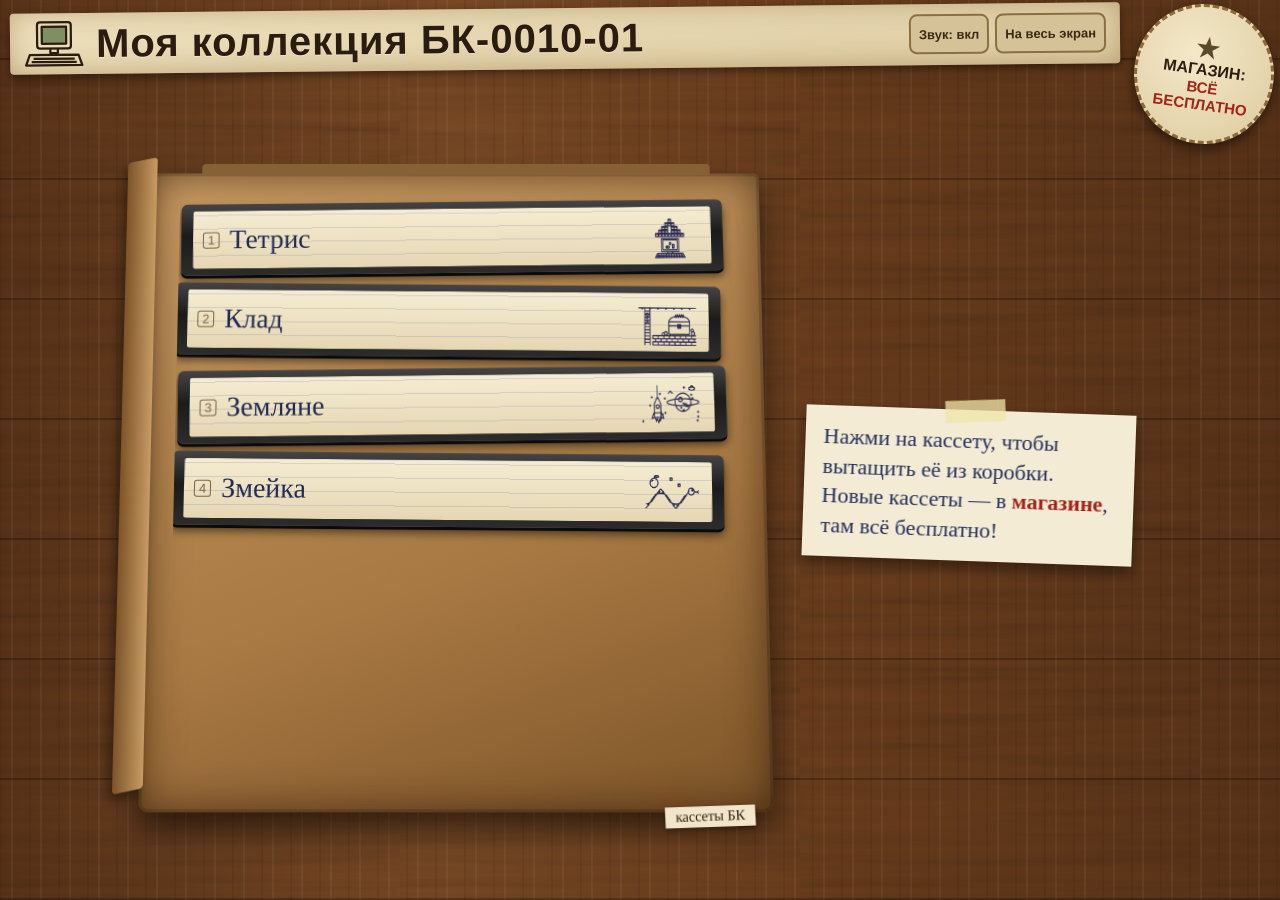
<file: index.html>
<!DOCTYPE html>
<html lang="ru"><head><meta charset="utf-8">
<meta name="viewport" content="width=device-width,initial-scale=1,maximum-scale=1,user-scalable=no,viewport-fit=cover">
<meta name="apple-mobile-web-app-capable" content="yes"><meta name="mobile-web-app-capable" content="yes">
<meta name="apple-mobile-web-app-status-bar-style" content="black-translucent">
<meta name="apple-mobile-web-app-title" content="БК-0010">
<meta name="theme-color" content="#000000">
<link rel="manifest" href="manifest.webmanifest">
<link rel="apple-touch-icon" sizes="180x180" href="apple-touch-icon.png">
<link rel="icon" type="image/png" sizes="192x192" href="icon-192.png">
<link rel="icon" type="image/png" sizes="32x32" href="favicon.png">
<title>Моя коллекция БК-0010-01</title>
<style>
*{box-sizing:border-box;-webkit-tap-highlight-color:transparent;-webkit-user-select:none;user-select:none;-webkit-touch-callout:none}
html,body{margin:0;height:100%;overflow:hidden;background:#2a160b;font-family:"Trebuchet MS",Verdana,Arial,sans-serif;color:#2b1d10}
body{touch-action:manipulation;
 --b1:#c89b63;--b2:#a87943;--b3:#7d5428;
 --w1:#5a3318;--w2:#7a4a25;--w3:#6a3d1c}
body.box1{--b1:#8d6a45;--b2:#6f5032;--b3:#4a331d}
body.box2{--b1:#c2493c;--b2:#962f26;--b3:#651a14}
body.box3{--b1:#5277ad;--b2:#3a5d8c;--b3:#22395c}
body.table1{--w1:#b07a45;--w2:#d1a066;--w3:#be8b52}
button{font-family:inherit;cursor:pointer;touch-action:manipulation}
.scr{position:fixed;inset:0;display:none}
.scr.on{display:flex}
/* ---------- table ---------- */
#menu{flex-direction:column;background-color:var(--w2);
 background-image:repeating-linear-gradient(0deg,rgba(0,0,0,.25) 0 2px,transparent 2px 120px),
 repeating-linear-gradient(90deg,rgba(0,0,0,.07) 0 2px,transparent 2px 11px,rgba(255,255,255,.05) 11px 13px,transparent 13px 29px),
 linear-gradient(90deg,var(--w1),var(--w2) 35%,var(--w3) 65%,var(--w1));
 padding:max(8px,env(safe-area-inset-top)) max(10px,env(safe-area-inset-right)) max(8px,env(safe-area-inset-bottom)) max(10px,env(safe-area-inset-left))}
#menu::before{content:"";position:absolute;inset:0;pointer-events:none;opacity:.45;mix-blend-mode:multiply;
 background-image:url("data:image/svg+xml;utf8,<svg xmlns='http://www.w3.org/2000/svg' width='400' height='400'><filter id='n'><feTurbulence type='fractalNoise' baseFrequency='0.004 0.09' numOctaves='3' seed='4'/><feColorMatrix type='saturate' values='0'/></filter><rect width='100%' height='100%' filter='url(%23n)'/></svg>")}
body.table2 #menu{background:repeating-conic-gradient(#e9efe1 0 25%,#9fc29a 0 50%) 0 0/44px 44px}
body.table2 #menu::before{opacity:.15}
.hdr{position:relative;z-index:1;display:flex;align-items:center;gap:12px;background:linear-gradient(175deg,#efe2bf,#dccaa0);border-radius:4px;
 padding:6px 14px;box-shadow:0 4px 10px rgba(0,0,0,.45),inset 0 0 25px rgba(120,80,30,.35);margin-right:clamp(92px,16vw,150px);transform:rotate(-.6deg)}
.hdr h1{margin:0;font-size:min(4vw,7vh,40px);line-height:1.05;letter-spacing:1px;flex:1;color:#2a1d10;text-shadow:0 1px 0 #fff6}
.hdr svg{width:clamp(34px,6vw,60px);flex:none}
.hbtns{display:flex;gap:6px;flex:none}
.hb{background:#d5c296;border:2px solid #8a6f43;border-radius:8px;min-height:40px;padding:2px 8px;font-size:13px;font-weight:bold;color:#3b2a14}
#sticker{position:absolute;z-index:3;top:max(4px,env(safe-area-inset-top));right:max(6px,env(safe-area-inset-right));width:clamp(88px,15vw,140px);aspect-ratio:1;border-radius:50%;
 background:radial-gradient(circle at 40% 35%,#f4e8c8,#dccb9f);border:3px dashed #8c6a3c;box-shadow:0 5px 12px rgba(0,0,0,.5);
 display:flex;flex-direction:column;align-items:center;justify-content:center;transform:rotate(8deg);font-weight:bold;color:#2b1d10;padding:6px;text-align:center;animation:stk 2.4s ease-in-out infinite}
#sticker .st{font-size:clamp(18px,3vw,26px);color:#5b4a2a;line-height:1}
#sticker .s1{font-size:clamp(11px,1.9vw,16px)}
#sticker .s2{font-size:clamp(10px,1.7vw,15px);color:#a3221a}
@keyframes stk{0%,100%{transform:rotate(8deg) scale(1)}50%{transform:rotate(5deg) scale(1.06)}}
.main{position:relative;z-index:1;flex:1;display:flex;align-items:center;justify-content:center;gap:3vw;min-height:0;padding-top:10px}
/* ---------- shoebox ---------- */
.box{position:relative;height:100%;max-height:640px;width:min(56vw,620px);padding:clamp(14px,3vh,26px) clamp(14px,2.4vw,28px);
 background:linear-gradient(160deg,var(--b1),var(--b2) 60%,var(--b3));border-radius:6px 6px 10px 10px;
 box-shadow:inset 0 0 0 3px rgba(0,0,0,.15),inset 0 0 40px rgba(40,20,5,.65),0 16px 30px rgba(0,0,0,.55);transform:perspective(900px) rotateX(4deg)}
.box::before{content:"";position:absolute;left:-26px;top:-14px;bottom:20px;width:30px;background:linear-gradient(90deg,var(--b3),var(--b1));transform:skewY(-12deg);border-radius:4px;box-shadow:-4px 6px 12px rgba(0,0,0,.4)}
.box::after{content:"";position:absolute;left:8%;right:8%;top:-10px;height:12px;background:var(--b2);border-radius:4px 4px 0 0;filter:brightness(.8)}
.boxlabel{position:absolute;bottom:-4px;right:18px;transform:translateY(50%) rotate(-2deg);background:#f1e6c9;padding:2px 10px;font-family:"Segoe Print","Bradley Hand","Comic Sans MS","Marker Felt",cursive;font-size:14px;box-shadow:0 2px 4px #0006;z-index:2}
.list{height:100%;overflow-y:auto;overflow-x:hidden;display:flex;flex-direction:column;gap:clamp(6px,1.4vh,12px);padding:4px 10px 4px 2px;-webkit-overflow-scrolling:touch;touch-action:pan-y}
.cas{flex:none;position:relative;height:clamp(52px,10.5vh,74px);width:100%;border:0;border-radius:6px;padding:7px 12px;
 background:linear-gradient(#444,#1b1b1b 45%,#2c2c2c);box-shadow:0 3px 0 #0a0a0a,0 6px 10px rgba(0,0,0,.55);transition:transform .2s}
.cas:nth-child(odd){transform:rotate(-.6deg)}.cas:nth-child(even){transform:rotate(.5deg) translateX(-4px)}
.cas:active,.cas.pull{transform:translateX(18px) rotate(0)}
.cas .lab{display:flex;align-items:center;gap:10px;height:100%;border-radius:3px;padding:0 10px;text-align:left;
 background:repeating-linear-gradient(0deg,transparent 0 13px,rgba(70,90,160,.18) 13px 14px),linear-gradient(#f5ecd2,#e6d7b3)}
.cas .n{font-size:13px;color:#7a6440;border:1.5px solid #7a6440;border-radius:3px;padding:0 4px;flex:none}
.cas .t{flex:1;font-family:"Segoe Print","Bradley Hand","Comic Sans MS","Marker Felt",cursive;font-size:clamp(19px,3.6vh,28px);color:#1f2a55;white-space:nowrap;overflow:hidden;text-overflow:ellipsis}
.cas canvas{height:80%;aspect-ratio:4/3;flex:none}
.cas .x2{position:absolute;right:-6px;top:-6px;background:#a3221a;color:#fff;border-radius:12px;font-size:12px;padding:1px 6px;font-weight:bold}
.note{position:relative;width:min(30vw,330px);background:#f3ebd3;padding:16px 18px;transform:rotate(2deg);box-shadow:0 6px 14px rgba(0,0,0,.45);
 font-family:"Segoe Print","Bradley Hand","Comic Sans MS","Marker Felt",cursive;font-size:clamp(15px,2.2vw,22px);line-height:1.35;color:#24305e}
.note::before{content:"";position:absolute;top:-10px;left:42%;width:60px;height:22px;background:rgba(240,230,170,.75);transform:rotate(-4deg)}
.note b{color:#a3221a}
@media (orientation:portrait){
 .main{flex-direction:column;gap:12px}
 .box{width:min(94vw,620px);height:auto;flex:1;min-height:0}
 .box::before{display:none}
 .note{width:auto;max-width:94vw;font-size:15px;padding:8px 14px;transform:rotate(-1deg);order:-1}
 .hdr{margin-right:clamp(88px,22vw,130px)}
 .hdr h1{font-size:clamp(16px,5.2vw,32px);white-space:normal;line-height:1.1}
 .hbtns{flex-direction:column}
 #sticker{width:clamp(84px,22vw,130px)}
}
/* ---------- card ---------- */
.ov{position:fixed;inset:0;z-index:20;display:none;align-items:center;justify-content:center;background:rgba(15,8,2,.6);padding:max(10px,env(safe-area-inset-top)) max(10px,env(safe-area-inset-right)) max(10px,env(safe-area-inset-bottom)) max(10px,env(safe-area-inset-left))}
#sa{position:fixed;left:0;top:0;width:0;height:0;visibility:hidden;pointer-events:none;padding:env(safe-area-inset-top) env(safe-area-inset-right) env(safe-area-inset-bottom) env(safe-area-inset-left)}
html,body{background:#000}
.ov.on{display:flex}
.card{display:flex;flex-direction:column;align-items:center;gap:12px;max-width:96vw;max-height:96vh;animation:pull .35s ease-out}
@keyframes pull{from{transform:translateX(-35vw) scale(.35) rotate(-8deg);opacity:.2}to{transform:none;opacity:1}}
.frame{background:#3b3b3b;border-radius:12px;padding:12px;box-shadow:inset 0 0 0 3px #222,inset 0 0 0 6px #555,0 14px 30px rgba(0,0,0,.6);position:relative}
.frame::before,.frame::after{content:"";position:absolute;width:10px;height:10px;border-radius:50%;background:#777;top:5px;left:5px;box-shadow:calc(100% + 0px) 0 0 #777}
.paper{background:radial-gradient(circle at 50% 40%,#f2e6c6,#d8c494);border-radius:4px;display:flex;flex-direction:column;align-items:center;padding:6px}
#ccv{width:min(78vw,56vh*1.333,520px);aspect-ratio:4/3;display:block}
.cinfo{font-size:clamp(13px,2.2vh,16px);color:#3b2a14;text-align:center;padding:2px 6px 4px}
.brow{display:flex;gap:14px;flex-wrap:wrap;justify-content:center}
.big{min-height:64px;min-width:170px;padding:8px 22px;font-size:clamp(19px,3.2vh,26px);font-weight:bold;letter-spacing:1px;border-radius:10px;border:3px solid #3b4a24;color:#f4f0dc;
 background:linear-gradient(#7d9150,#5a6d34);box-shadow:0 5px 0 #2f3a1a,0 8px 14px rgba(0,0,0,.5);text-shadow:0 2px 0 #0006}
.big:active{transform:translateY(4px);box-shadow:0 1px 0 #2f3a1a}
.big.beige{background:linear-gradient(#e9dcb9,#c8b68b);border-color:#6f5a35;color:#2b1d10;text-shadow:none;box-shadow:0 5px 0 #6f5a35,0 8px 14px rgba(0,0,0,.5)}
.big.red{background:linear-gradient(#c44b3c,#922d22);border-color:#5a1a12}
@media (orientation:landscape) and (max-height:520px){
 .card{flex-direction:row;gap:16px}#ccv{width:min(60vw,72vh*1.333)}.brow{flex-direction:column}
}
/* ---------- shop ---------- */
.shop{width:min(96vw,760px);max-height:94vh;display:flex;flex-direction:column;background:linear-gradient(#f3e8cb,#e1cfa4);border-radius:12px;box-shadow:0 14px 30px rgba(0,0,0,.6);overflow:hidden;animation:pull2 .25s}
@keyframes pull2{from{transform:scale(.8);opacity:0}}
.shop h2{margin:0;padding:12px 16px;font-size:clamp(20px,3.6vh,28px);background:#3b2a14;color:#f3e8cb;display:flex;align-items:center;gap:10px}
.shop h2 span{flex:1}.shop h2 small{font-size:14px;color:#ffd27a;font-weight:normal}
.shop .sl{overflow-y:auto;padding:8px 12px 14px;-webkit-overflow-scrolling:touch;touch-action:pan-y}
.sec{font-weight:bold;font-size:16px;color:#7a5a2a;margin:12px 4px 6px;text-transform:uppercase;letter-spacing:1px}
.it{display:flex;align-items:center;gap:12px;background:#fffaf0aa;border:2px solid #c7b084;border-radius:10px;padding:8px 10px;margin-bottom:8px}
.it .tx{flex:1;min-width:0}.it .nm{font-weight:bold;font-size:17px}.it .ds{font-size:13px;color:#5b4a2a}
.it .pr{font-size:12px;color:#2f6d24;font-weight:bold}
.it button{flex:none;min-height:54px;min-width:120px;border-radius:9px;border:2px solid #3b4a24;background:linear-gradient(#7d9150,#5a6d34);color:#fff;font-weight:bold;font-size:15px;padding:4px 10px}
.it button:active{transform:translateY(2px)}
.it.sel{border-color:#5a6d34;background:#e7f0d2}
.toast{position:fixed;left:50%;bottom:12%;transform:translateX(-50%);z-index:50;background:#2f3a1a;color:#fff;padding:12px 22px;border-radius:24px;font-size:18px;font-weight:bold;box-shadow:0 6px 16px #0008;opacity:0;transition:opacity .25s;pointer-events:none;text-align:center}
.toast.on{opacity:1}
/* ---------- CRT ---------- */
#load,#game{background:#151515 radial-gradient(circle at 50% 40%,#2b2b2b,#0c0c0c)}
#load{flex-direction:column;align-items:center;justify-content:center;gap:12px;padding:max(8px,env(safe-area-inset-top)) max(8px,env(safe-area-inset-right)) max(8px,env(safe-area-inset-bottom)) max(8px,env(safe-area-inset-left))}
.crt{position:relative;background:#000;border-radius:18px/14px;overflow:hidden;box-shadow:0 0 0 10px #2a2a2a,0 0 0 13px #111,0 10px 40px rgba(0,0,0,.8)}
.crt canvas{position:absolute;inset:0;width:100%;height:100%;display:block;filter:drop-shadow(0 0 2.5px rgba(255,255,255,.45)) contrast(1.05);touch-action:none}
.crt::after{content:"";position:absolute;inset:0;pointer-events:none;border-radius:inherit;
 background:repeating-linear-gradient(0deg,rgba(0,0,0,.32) 0 1px,transparent 1px 3px),radial-gradient(ellipse at center,transparent 60%,rgba(0,0,0,.55) 100%);
 animation:flk .12s steps(2) infinite}
.crt::before{content:"";position:absolute;inset:0;z-index:2;pointer-events:none;border-radius:inherit;background:linear-gradient(160deg,rgba(255,255,255,.08),transparent 40%)}
@keyframes flk{50%{opacity:.88}}
.lrow{display:flex;align-items:center;gap:18px}
.deck{display:flex;align-items:center;gap:10px;background:#222;border:2px solid #444;border-radius:8px;padding:6px 12px;color:#ddd;font-size:15px}
.reel{width:30px;height:30px;border-radius:50%;border:4px dashed #ccc;animation:spin 1s linear infinite}
@keyframes spin{to{transform:rotate(360deg)}}
.skip{min-height:56px;min-width:160px;font-size:20px;font-weight:bold;border-radius:10px;border:2px solid #888;background:#e8e8e8;color:#111}
/* ---------- game ---------- */
#game.on{display:grid;grid-template-columns:1fr auto 1fr;grid-template-rows:auto 1fr;grid-template-areas:"top top top" "pad scr act";align-items:center;justify-items:center;
 padding:0 max(6px,env(safe-area-inset-right)) max(4px,env(safe-area-inset-bottom)) max(6px,env(safe-area-inset-left))}
#gtop{grid-area:top;display:flex;gap:8px;justify-content:center;padding:max(6px,env(safe-area-inset-top)) 4px 6px;width:100%;flex-wrap:wrap}
.gb{min-height:44px;padding:4px 14px;border-radius:9px;border:2px solid #777;background:#d9d9d9;color:#111;font-weight:bold;font-size:15px}
.gb.shopb{background:#f3e3b0;border-color:#a3221a;color:#a3221a}
#gcrt{grid-area:scr}
#dpad{grid-area:pad;position:relative;touch-action:none}
#dpad .arm{position:absolute;background:linear-gradient(#5a5a5a,#383838);border:2px solid #222;box-shadow:inset 0 2px 0 #777}
#dpad .arm.h{left:0;right:0;top:33%;height:34%;border-radius:12px}
#dpad .arm.v{top:0;bottom:0;left:33%;width:34%;border-radius:12px}
#dpad .ar{position:absolute;width:34%;height:34%;display:flex;align-items:center;justify-content:center;color:#ddd;font-size:clamp(18px,4vh,30px);pointer-events:none;border-radius:10px}
#dpad .ar.on{background:rgba(255,255,255,.28)}
#act{grid-area:act;display:flex;flex-direction:column;align-items:center;gap:14px;touch-action:none}
.ab{border-radius:50%;border:3px solid #222;background:radial-gradient(circle at 40% 35%,#ececec,#a9a9a9);box-shadow:0 5px 0 #222,0 8px 12px #0009;display:flex;align-items:center;justify-content:center;
 font-weight:bold;color:#111;text-align:center;line-height:1.05;touch-action:none;padding:4px}
.ab.on{transform:translateY(4px);box-shadow:0 1px 0 #222;background:radial-gradient(circle at 40% 35%,#fff,#888)}
#bA{background:radial-gradient(circle at 40% 35%,#ff8f80,#b8291c);color:#fff;text-shadow:0 1px 0 #000}
#bA.on{background:radial-gradient(circle at 40% 35%,#ffb3a8,#8a1d12)}
@media (orientation:portrait){
 #game.on{grid-template-columns:1fr 1fr;grid-template-rows:auto auto 1fr;grid-template-areas:"top top" "scr scr" "pad act"}
 #act{flex-direction:row-reverse;align-items:flex-end}
 #gcrt{margin:6px 0}
}
</style></head>
<body class="box0 table0">
<!-- ===== MENU ===== -->
<section id="menu" class="scr on">
 <div class="hdr">
  <svg viewBox="0 0 64 52" fill="none" stroke="#2a1d10" stroke-width="2.4" stroke-linejoin="round"><rect x="14" y="3" width="36" height="28" rx="3"/><rect x="19" y="8" width="26" height="18" fill="#7e8f63"/><path d="M28 31v5h8v-5"/><path d="M6 38h52l4 11H2z"/><path d="M10 42h44M8 45.5h48"/></svg>
  <h1>Моя коллекция <span style="white-space:nowrap">БК-0010-01</span></h1>
  <div class="hbtns"><button class="hb" id="snd">Звук: вкл</button><button class="hb" id="fs">На весь экран</button></div>
 </div>
 <button id="sticker" aria-label="Магазин"><span class="st">★</span><span class="s1">МАГАЗИН:</span><span class="s2">ВСЁ БЕСПЛАТНО</span></button>
 <div class="main">
  <div class="box"><div class="list" id="list"></div><div class="boxlabel">кассеты БК</div></div>
  <div class="note" id="note">Нажми на кассету, чтобы вытащить её из коробки.<br>Новые кассеты — в <b>магазине</b>, там всё бесплатно!</div>
 </div>
</section>
<div class="ov" id="cardov"><div class="card">
 <div class="frame"><div class="paper"><canvas id="ccv" width="640" height="480"></canvas><div class="cinfo" id="cinfo"></div></div></div>
 <div class="brow"><button class="big" id="bload">ЗАГРУЗИТЬ</button><button class="big beige" id="bback">◄ НАЗАД</button></div>
</div></div>
<div class="ov" id="shopov"><div class="shop"><h2><span id="shopt">Магазин</span><small>всё бесплатно, без ограничений</small><button class="big beige" style="min-width:0;min-height:48px;font-size:18px;padding:4px 14px" id="shopx">Закрыть</button></h2><div class="sl" id="shopl"></div></div></div>
<!-- ===== LOAD ===== -->
<section id="load" class="scr">
 <div class="crt" id="lcrt"><canvas id="lcv" width="640" height="480"></canvas></div>
 <div class="lrow"><div class="deck"><div class="reel"></div><span id="lname">ТЕТРИС</span><div class="reel"></div></div><button class="skip" id="bskip">Пропустить ►</button></div>
</section>
<!-- ===== GAME ===== -->
<section id="game" class="scr">
 <div id="gtop"><button class="gb" id="bpause">Пауза</button><button class="gb shopb" id="bgshop">Магазин</button><button class="gb" id="bswap">Сменить кассету</button></div>
 <div id="dpad"><div class="arm h"></div><div class="arm v"></div>
  <div class="ar" data-d="u" style="left:33%;top:0">▲</div><div class="ar" data-d="d" style="left:33%;bottom:0">▼</div>
  <div class="ar" data-d="l" style="left:0;top:33%">◄</div><div class="ar" data-d="r" style="right:0;top:33%">►</div></div>
 <div class="crt" id="gcrt"><canvas id="gcv" width="640" height="480"></canvas></div>
 <div id="act"><button class="ab" id="bB">B</button><button class="ab" id="bA">A</button></div>
</section>
<div class="ov" id="pauseov"><div class="card" style="animation:pull2 .2s">
 <div class="frame"><div class="paper" style="padding:18px 22px;gap:12px"><div style="font-size:28px;font-weight:bold">ПАУЗА</div>
 <button class="big" id="pcont">Продолжить</button><button class="big red" id="pshop">Магазин (бесплатно)</button>
 <button class="big beige" id="prst">Начать заново</button><button class="big beige" id="pswap">Сменить кассету</button></div></div></div></div>
<div class="toast" id="toast"></div><div id="sa"></div>
<script>
"use strict";
const $=s=>document.querySelector(s);
const rnd=n=>Math.floor(Math.random()*n);
const clamp=(v,a,b)=>v<a?a:v>b?b:v;
/* ================= SAVE ================= */
const SKEY='bk0010_collection_v1';
const DEF={own:{tetris:1,klad:1,zeml:1,snake:1},bonus:0,box:0,table:0,ph:0,hi:{},taken:{},mute:false,easy:false};
let SV;
try{SV=Object.assign({},DEF,JSON.parse(localStorage.getItem(SKEY)||'{}'));}catch(e){SV=JSON.parse(JSON.stringify(DEF));}
SV.own=Object.assign({},SV.own);SV.hi=SV.hi||{};SV.taken=SV.taken||{};
function save(){try{localStorage.setItem(SKEY,JSON.stringify(SV));}catch(e){}}
const PH=['#ececec','#7dff8a','#ffb547'];
let FG=PH[SV.ph]||PH[0];
const startLives=()=>3+SV.bonus;
/* ================= AUDIO ================= */
let AC=null,master=null;
function audio(){
 if(!AC){try{AC=new (window.AudioContext||window.webkitAudioContext)();master=AC.createGain();master.gain.value=.6;master.connect(AC.destination);}catch(e){AC=null;}}
 if(AC&&AC.state==='suspended')AC.resume();
 return AC;
}
function beep(f,d=.08,type='square',v=.12){
 if(!AC||SV.mute)return;
 try{const t=AC.currentTime,o=AC.createOscillator(),g=AC.createGain();o.type=type;o.frequency.setValueAtTime(f,t);
 g.gain.setValueAtTime(v,t);g.gain.exponentialRampToValueAtTime(.0005,t+d);o.connect(g);g.connect(master);o.start(t);o.stop(t+d+.03);}catch(e){}
}
function noise(d=.1,v=.15){
 if(!AC||SV.mute)return;
 const n=Math.floor(AC.sampleRate*d),b=AC.createBuffer(1,n,AC.sampleRate),c=b.getChannelData(0);
 for(let i=0;i<n;i++)c[i]=(Math.random()*2-1)*(1-i/n);
 const s=AC.createBufferSource(),g=AC.createGain();g.gain.value=v;s.buffer=b;s.connect(g);g.connect(master);s.start();
}
/* tape signal like the real BK: pulse-width coded square wave (pilot, sync, data) */
const TL={pilot1:.35,head:2.35,gap:3.15,pilot2:3.55,data:4.4,end:9.7,total:10.2};
function tapeBuffer(){
 const sr=AC.sampleRate,n=Math.floor(sr*TL.total),buf=AC.createBuffer(1,n,sr),ch=buf.getChannelData(0);
 let i=0,lv=1;
 const half=s=>{const m=Math.max(1,Math.round(s*sr));for(let j=0;j<m&&i<n;j++)ch[i++]=lv*.55;lv=-lv;};
 const per=s=>{half(s/2);half(s/2);};
 const hiss=to=>{const e=Math.floor(to*sr);while(i<e&&i<n)ch[i++]=(Math.random()-.5)*.05;};
 const pilot=to=>{const e=Math.floor(to*sr);while(i<e&&i<n)per(1/2400);};
 const data=to=>{const e=Math.floor(to*sr);let byte=0,bit=0,mode=0,cnt=0;
  while(i<e&&i<n){
   if(bit%8===0){if(cnt--<=0){mode=rnd(4);cnt=20+rnd(80);}
    byte=mode===0?rnd(256):mode===1?0:mode===2?(bit/8)&255:(Math.random()<.5?0x55:0xAA);}
   const b=(byte>>(bit%8))&1;per(b?1/1150:1/2400);per(1/2400);bit++;
   if(Math.random()<.00025){const m=Math.floor(sr*(.01+Math.random()*.03));for(let j=0;j<m&&i<n;j++)ch[i++]=(Math.random()*2-1)*.5;}
  }};
 hiss(TL.pilot1);pilot(TL.head);per(1/500);per(1/500);data(TL.gap);hiss(TL.pilot2);pilot(TL.data);per(1/500);per(1/500);data(TL.end);hiss(TL.total);
 return buf;
}
let tapeSrc=null;
function playTape(){
 if(!AC||SV.mute)return;
 try{const s=AC.createBufferSource();s.buffer=tapeBuffer();
 const lp=AC.createBiquadFilter();lp.type='lowpass';lp.frequency.value=4200;
 const hp=AC.createBiquadFilter();hp.type='highpass';hp.frequency.value=300;
 const g=AC.createGain();g.gain.value=.32;s.connect(hp);hp.connect(lp);lp.connect(g);g.connect(master);s.start();tapeSrc=s;}catch(e){}
}
function stopTape(){if(tapeSrc){try{tapeSrc.stop();}catch(e){}tapeSrc=null;}}
/* ================= INPUT ================= */
const KEYS=['l','r','u','d','a','b'];
const In={held:{},prev:{},tap:{},t:{},dt:0,src:{},
 set(k,src,v){this.src[k]=this.src[k]||{};if(v)this.src[k][src]=1;else delete this.src[k][src];
  const h=Object.keys(this.src[k]).length>0;if(h&&!this.held[k])this.tap[k]=1;this.held[k]=h;},
 press(k){return (this.held[k]&&!this.prev[k])||!!this.tap[k];},
 rep(k,first=.17,rate=.06){if(this.press(k))return true;if(!this.held[k])return false;const t=this.t[k],p=t-this.dt;
  return t>first&&Math.floor((t-first)/rate)!==Math.floor((p-first)/rate);},
 pre(dt){this.dt=dt;for(const k of KEYS)this.t[k]=this.held[k]?(this.t[k]||0)+dt:0;},
 post(){for(const k of KEYS){this.prev[k]=this.held[k];this.tap[k]=0;}},
 clear(){for(const k of KEYS){this.held[k]=false;this.prev[k]=false;this.tap[k]=0;this.src[k]={};}}
};
const KMAP={ArrowLeft:'l',ArrowRight:'r',ArrowUp:'u',ArrowDown:'d',KeyA:'l',KeyD:'r',KeyW:'u',KeyS:'d',Space:'a',KeyZ:'a',Enter:'a',KeyX:'b',ShiftLeft:'b'};
addEventListener('keydown',e=>{const k=KMAP[e.code];if(k&&state==='game'){In.set(k,'kb'+e.code,1);e.preventDefault();}
 if(e.code==='KeyP'||e.code==='Escape'){if(state==='game')togglePause();}});
addEventListener('keyup',e=>{const k=KMAP[e.code];if(k)In.set(k,'kb'+e.code,0);});
/* ================= COVERS (vector line art) ================= */
function SB(){const s=[];let g=0;const o={s,
 L(a,b,c,d){g++;s.push([a,b,c,d,g]);return o},
 P(...p){g++;for(let i=0;i<p.length-2;i+=2)s.push([p[i],p[i+1],p[i+2],p[i+3],g]);return o},
 R(x,y,w,h){return o.P(x,y,x+w,y,x+w,y+h,x,y+h,x,y)},
 C(cx,cy,r,n=22,a0=0,a1=Math.PI*2,ry=r){g++;let px,py;for(let i=0;i<=n;i++){const a=a0+(a1-a0)*i/n,x=cx+Math.cos(a)*r,y=cy+Math.sin(a)*ry;if(i)s.push([px,py,x,y,g]);px=x;py=y;}return o}};return o;}
function seeded(s){return()=>(s=(s*16807)%2147483647)/2147483647;}
function coverSegs(d){
 if(!d._s){const b=SB();d.cover(b);const s=b.s,top={};
  s.forEach(q=>{const m=Math.min(q[1],q[3]);top[q[4]]=top[q[4]]===undefined?m:Math.min(top[q[4]],m);});
  s.forEach((q,i)=>{q.k=top[q[4]]*1e6+q[4]*1e3+i/1000;q.l=Math.hypot(q[2]-q[0],q[3]-q[1]);});
  s.sort((a,b)=>a.k-b.k);d._L=s.reduce((a,q)=>a+q.l,0);d._s=s;}
 return d._s;
}
function drawCover(c,d,p,col,o={}){
 const s=coverSegs(d);c.save();c.strokeStyle=col;c.fillStyle=col;c.lineWidth=o.lw||1.6;c.lineCap='round';c.lineJoin='round';
 let pp=p;
 if(o.title!==false){const tp=Math.min(1,p/.12);c.save();c.beginPath();c.rect(0,0,320*tp,52);c.clip();
  c.font='bold 30px "Courier New",Courier,monospace';c.textAlign='center';c.textBaseline='middle';c.fillText(d.t.toUpperCase(),160,28);
  c.lineWidth=1;c.beginPath();c.moveTo(60,48);c.lineTo(260,48);c.stroke();c.restore();pp=Math.max(0,(p-.12)/.88);}
 let rem=d._L*pp,tip=null;c.beginPath();
 for(const q of s){if(rem<=0)break;c.moveTo(q[0],q[1]);
  if(rem>=q.l){c.lineTo(q[2],q[3]);rem-=q.l;}else{const f=rem/q.l,x=q[0]+(q[2]-q[0])*f,y=q[1]+(q[3]-q[1])*f;c.lineTo(x,y);tip=[x,y];rem=0;}}
 c.stroke();
 if(o.tip&&tip){c.beginPath();c.arc(tip[0],tip[1],3.2,0,7);c.fill();}
 c.restore();
}
/* ================= DRAW HELPERS (logical 320x240) ================= */
let ctx=null;
function T(s,x,y,sz=10,al='left'){ctx.font=`bold ${sz}px "Courier New",Courier,monospace`;ctx.textAlign=al;ctx.textBaseline='top';ctx.fillStyle=FG;ctx.fillText(s,x,y);}
function spr(a,x,y,s=1){ctx.fillStyle=FG;for(let r=0;r<a.length;r++)for(let c=0;c<a[r].length;c++)if(a[r][c]==='#')ctx.fillRect(Math.round(x+c*s),Math.round(y+r*s),s,s);}
const pad=(n,l=5)=>String(n).padStart(l,'0');
/* ================= COVERS ================= */
function cvTetris(b){
 const pat=["....#....","...###...","..##.##..",".###.###.","#########"];
 pat.forEach((r,y)=>[...r].forEach((ch,x)=>{if(ch==='#'){const X=88+x*16,Y=58+y*16;b.R(X,Y,14,14);b.L(X+4,Y+4,X+10,Y+4);}}));
 b.R(116,146,88,58);b.R(124,152,72,44);b.R(140,180,8,8);b.R(148,180,8,8);b.R(172,172,8,16);b.R(156,164,8,8);
 b.P(150,204,146,211,174,211,170,204);b.P(96,212,224,212,236,232,84,232,96,212);b.L(92,219,228,219);b.L(88,226,232,226);
 for(let i=0;i<10;i++)b.L(104+i*12.5,212,100+i*13.5,232);
}
function cvKlad(b){
 b.L(16,66,304,66);for(let x=30;x<300;x+=40)b.P(x,66,x+4,72,x+8,66);
 b.L(46,66,46,232);b.L(72,66,72,232);for(let y=80;y<232;y+=14)b.L(46,y,72,y);
 b.C(59,96,7);b.L(59,103,59,124);b.P(46,108,59,112,72,104);b.P(50,138,59,124,66,136);
 for(let r=0;r<3;r++){const y=190+r*14;b.L(86,y,304,y);for(let x=86+(r%2)*14;x<304;x+=28)b.L(x,y,x,y+14);}b.L(86,232,304,232);
 b.R(168,128,104,56);b.C(220,128,52,18,Math.PI,Math.PI*2,26);b.L(168,146,272,146);b.R(212,140,16,16);b.C(220,148,3,8);
 b.C(152,180,8);b.C(140,184,7);b.C(290,180,8);b.C(286,166,6);
 for(let i=0;i<5;i++){const x=200+i*9;b.P(x,108,x+4,96,x+8,108);}
}
function cvZeml(b){
 const r=seeded(7);for(let i=0;i<18;i++){const x=10+r()*300,y=56+r()*170;b.L(x-3,y,x+3,y);b.L(x,y-3,x,y+3);}
 b.C(212,130,40,26);b.C(212,130,80,30,0,Math.PI*2,15);b.C(200,118,10,10);b.C(226,142,6,8);
 b.C(258,70,16,12,0,Math.PI*2,7);b.C(258,66,8,8,Math.PI,Math.PI*2);
 b.P(84,104,100,136,100,196,68,196,68,136,84,104);b.C(84,148,8,12);b.L(68,176,100,176);
 b.P(68,170,54,200,68,196);b.P(100,170,114,200,100,196);b.P(72,196,76,214,82,202,88,220,94,202,98,212,100,196);
 b.L(84,100,84,60);b.L(84,60,84,56);b.L(140,90,150,80);b.L(150,80,160,90);
}
function cvSnake(b){
 const pts1=[],pts2=[];for(let x=40;x<=250;x+=6){const y=160+Math.sin(x/24)*32,d=Math.cos(x/24)*32/24;const nx=-d/Math.hypot(1,d)*9,ny=1/Math.hypot(1,d)*9;pts1.push(x+nx,y-ny);pts2.push(x-nx,y+ny);}
 b.P(...pts1);b.P(...pts2);
 for(let x=52;x<250;x+=18){const y=160+Math.sin(x/24)*32;b.C(x,y,3,6);}
 const hy=160+Math.sin(262/24)*32;b.C(266,hy,15,20);b.C(271,hy-5,3,8);b.P(281,hy+2,296,hy+2,301,hy-3);b.L(296,hy+2,301,hy+7);
 b.C(80,92,20,22);b.L(80,72,84,60);b.C(94,64,9,10,0,Math.PI*2,4);b.C(74,86,5,8,Math.PI,Math.PI*1.6);
 b.R(160,70,10,10);b.R(200,96,10,10);
}
function cvBricks(b){
 for(let r=0;r<4;r++)for(let c=0;c<8;c++){if((r===3&&(c===2||c===5))||(r===2&&c===5))continue;b.R(24+c*34,60+r*16,30,12);}
 b.C(196,170,7,12);b.R(134,212,76,10);
 for(let i=0;i<5;i++){const t=i/5;b.L(172-t*0+i*-6+20,208-i*14,175+i*-6+20,202-i*14);}
 for(let i=0;i<4;i++)b.L(205+i*10,160-i*12,209+i*10,155-i*12);
}
function cvSniper(b){
 b.R(26,82,176,150);for(let r=0;r<3;r++)for(let c=0;c<4;c++)b.R(38+c*42,94+r*46,26,32);
 b.C(122,154,6,10);b.C(122,172,12,10,Math.PI,Math.PI*2);
 b.C(276,72,14,16);b.C(282,68,12,14);
 b.C(122,160,40,30);b.C(122,160,18,20);b.L(122,108,122,140);b.L(122,180,122,212);b.L(70,160,102,160);b.L(142,160,174,160);
 b.L(214,232,214,120);b.L(214,120,250,120);b.L(250,120,250,232);for(let y=130;y<230;y+=16)b.R(222,y,20,8);
}
/* ================= GAMES ================= */
function mkTetris(){
 const C=10,R=20,S=11,ox=105,oy=9;
 const SH=[[[0,1],[1,1],[2,1],[3,1]],[[0,0],[1,0],[0,1],[1,1]],[[1,0],[0,1],[1,1],[2,1]],[[1,0],[2,0],[0,1],[1,1]],[[0,0],[1,0],[1,1],[2,1]],[[0,0],[0,1],[1,1],[2,1]],[[2,0],[0,1],[1,1],[2,1]]];
 const SZ=[4,2,3,3,3,3,3];
 const b=[];for(let i=0;i<R;i++)b.push(Array(C).fill(0));
 const g={a:'ПОВОРОТ',b:'УРОНИТЬ',score:0,over:false,hint:'◄ ► двигать · ▲/ПОВОРОТ · ▼ быстрее'};
 let cur,next=rnd(7),fall=0,slow=1,lines=0,level=1;
 const hit=(c,x,y)=>c.some(([cx,cy])=>{const X=x+cx,Y=y+cy;return X<0||X>=C||Y>=R||(Y>=0&&b[Y][X]);});
 function spawn(){const k=next;next=rnd(7);cur={k,c:SH[k].map(p=>p.slice()),x:3,y:0};if(hit(cur.c,cur.x,cur.y)){g.over=true;beep(110,.5,'sawtooth');}}
 function rot(){if(cur.k===1)return;const n=SZ[cur.k],c=cur.c.map(([x,y])=>[n-1-y,x]);
  for(const dx of [0,-1,1,-2,2])if(!hit(c,cur.x+dx,cur.y)){cur.c=c;cur.x+=dx;beep(700,.03);return;}}
 function lock(){for(const [x,y] of cur.c){if(cur.y+y<0){g.over=true;return;}b[cur.y+y][cur.x+x]=1;}
  let n=0;for(let y=R-1;y>=0;y--)if(b[y].every(v=>v)){b.splice(y,1);b.unshift(Array(C).fill(0));n++;y++;}
  if(n){g.score+=[0,100,300,500,800][n]*level;lines+=n;level=1+Math.floor(lines/10);beep(880,.12);setTimeout(()=>beep(1320,.12),90);}else beep(180,.04);
  spawn();}
 spawn();
 g.update=dt=>{
  if(In.rep('l')&&!hit(cur.c,cur.x-1,cur.y))cur.x--;
  if(In.rep('r')&&!hit(cur.c,cur.x+1,cur.y))cur.x++;
  if(In.press('u')||In.press('a'))rot();
  if(In.press('b')){while(!hit(cur.c,cur.x,cur.y+1)){cur.y++;g.score+=2;}lock();return;}
  const sp=Math.max(.07,.75-(level-1)*.06)*slow*(SV.easy?1.5:1);
  fall+=dt*(In.held.d?14:1);
  if(fall>=sp){fall=0;if(!hit(cur.c,cur.x,cur.y+1))cur.y++;else lock();}
 };
 g.draw=()=>{
  ctx.strokeStyle=FG;ctx.lineWidth=1;ctx.strokeRect(ox-2.5,oy-2.5,C*S+5,R*S+5);ctx.fillStyle=FG;
  for(let y=0;y<R;y++)for(let x=0;x<C;x++)if(b[y][x]){ctx.fillRect(ox+x*S+1,oy+y*S+1,S-2,S-2);}
  if(!g.over){let gy=cur.y;while(!hit(cur.c,cur.x,gy+1))gy++;
   for(const [x,y] of cur.c){if(gy+y>=0)ctx.strokeRect(ox+(cur.x+x)*S+1.5,oy+(gy+y)*S+1.5,S-3,S-3);}
   ctx.fillStyle=FG;for(const [x,y] of cur.c)if(cur.y+y>=0)ctx.fillRect(ox+(cur.x+x)*S+1,oy+(cur.y+y)*S+1,S-2,S-2);}
  ctx.fillStyle='#000';for(let y=0;y<R;y++)for(let x=0;x<C;x++)if(b[y][x])ctx.fillRect(ox+x*S+4,oy+y*S+4,3,3);
  T('ОЧКИ',8,12);T(pad(g.score,6),8,26,12);T('ЛИНИИ',8,52);T(String(lines),8,66,12);T('УРОВЕНЬ',8,92);T(String(level),8,106,12);
  T('РЕКОРД',8,140);T(pad(SV.hi.tetris||0,6),8,154,12);
  T('СЛЕД.',236,12);for(const [x,y] of SH[next]){ctx.fillStyle=FG;ctx.fillRect(240+x*11,32+y*11,9,9);}
 };
 g.shop=[
  {n:'Убрать 4 нижних ряда',d:'Стакан станет свободнее',f(){b.splice(R-4,4);for(let i=0;i<4;i++)b.unshift(Array(C).fill(0));}},
  {n:'Следующая фигура — палка',d:'Длинная палочка уже летит',f(){next=0;}},
  {n:'Замедлить падение',d:'Фигуры падают медленнее',f(){slow*=1.4;}},
  {n:'+1000 очков',d:'Просто подарок',f(){g.score+=1000;}}];
 return g;
}
function mkSnake(){
 const CS=10,GW=31,GH=21,ox=5,oy=22;
 const g={a:'БЫСТРЕЕ',b:null,score:0,lives:startLives(),over:false};
 let sn,dir,q,food,t=0,slow=1,grow=0,dead=0;
 function place(){do{food=[rnd(GW),rnd(GH)];}while(sn.some(p=>p[0]===food[0]&&p[1]===food[1]));}
 function reset(){sn=[[8,10],[7,10],[6,10]];dir=[1,0];q=[];grow=0;place();}
 reset();
 const want=(dx,dy)=>{const l=q.length?q[q.length-1]:dir;if((l[0]===-dx&&l[1]===-dy)||(l[0]===dx&&l[1]===dy))return;if(q.length<3)q.push([dx,dy]);};
 g.update=dt=>{
  if(dead>0){dead-=dt;if(dead<=0)reset();return;}
  if(In.press('l'))want(-1,0);if(In.press('r'))want(1,0);if(In.press('u'))want(0,-1);if(In.press('d'))want(0,1);
  t+=dt*(In.held.a?2.3:1);const sp=Math.max(.06,.14-g.score/5000)*slow*(SV.easy?1.35:1);if(t<sp)return;t=0;
  if(q.length)dir=q.shift();const h=[sn[0][0]+dir[0],sn[0][1]+dir[1]];
  if(h[0]<0||h[0]>=GW||h[1]<0||h[1]>=GH||sn.some((p,i)=>i<sn.length-1&&p[0]===h[0]&&p[1]===h[1])){
   g.lives--;beep(100,.4,'sawtooth');if(g.lives<=0)g.over=true;else dead=.8;return;}
  sn.unshift(h);if(h[0]===food[0]&&h[1]===food[1]){g.score+=10;grow+=2;beep(990,.05);place();}
  if(grow>0)grow--;else sn.pop();
 };
 g.draw=()=>{
  T('ОЧКИ '+pad(g.score),6,5);T('ЖИЗНИ '+g.lives,130,5);T('РЕКОРД '+pad(SV.hi.snake||0),214,5);
  ctx.strokeStyle=FG;ctx.lineWidth=1;ctx.strokeRect(ox-1.5,oy-1.5,GW*CS+3,GH*CS+3);
  if(!(dead>0&&Math.floor(dead*8)%2))sn.forEach((p,i)=>{ctx.fillStyle=FG;ctx.fillRect(ox+p[0]*CS+1,oy+p[1]*CS+1,CS-2,CS-2);
   if(i===0){ctx.fillStyle='#000';ctx.fillRect(ox+p[0]*CS+3,oy+p[1]*CS+3,2,2);ctx.fillRect(ox+p[0]*CS+6,oy+p[1]*CS+3,2,2);}else if(i%2){ctx.fillStyle='#000';ctx.fillRect(ox+p[0]*CS+4,oy+p[1]*CS+4,2,2);}});
  spr(["..##....","...#....",".####...","######..","######..","######..",".####..."],ox+food[0]*CS+1,oy+food[1]*CS+1,1.2);
  if(dead>0)T('ОЙ!',160,110,16,'center');
 };
 g.shop=[
  {n:'Укоротить хвост',d:'Змейка станет вдвое короче',f(){sn.length=Math.max(3,Math.ceil(sn.length/2));}},
  {n:'Замедлить змейку',d:'Ползёт медленнее',f(){slow*=1.3;}},
  {n:'+500 очков',d:'Просто подарок',f(){g.score+=500;}}];
 return g;
}
function mkShooter(){
 const g={a:'ОГОНЬ',b:'БОМБА',dpad8:true,score:0,lives:startLives(),over:false};
 let px=160,py=212,bul=[],en=[],eb=[],parts=[],cool=0,wave=0,spawnT=1.2,toSpawn=0,triple=false,shield=0,bombs=2,inv=2,flash=0,wmsg=0;
 const stars=[];for(let i=0;i<50;i++)stars.push({x:rnd(320),y:rnd(240),s:10+rnd(40)});
 const SHIP=["....#....","...###...","...#.#...",".#######.","##.###.##","#...#...#"];
 const EN=[["#.....#",".#####.","##.#.##","#######","#.#.#.#"],["..###..",".#####.","##.#.##",".#####.","#.....#"]];
 function nextWave(){wave++;toSpawn=6+wave*2;wmsg=1.5;}
 nextWave();
 function boom(x,y,n=12){for(let i=0;i<n;i++){const a=Math.random()*6.3,s=30+Math.random()*80;parts.push({x,y,vx:Math.cos(a)*s,vy:Math.sin(a)*s,t:.5+Math.random()*.4});}noise(.15,.12);}
 function killAll(){en.forEach(e=>{boom(e.x,e.y,8);g.score+=20;});en=[];eb=[];flash=.25;}
 function hurt(){if(inv>0)return;if(shield>0){shield--;inv=1;beep(300,.1);return;}
  g.lives--;boom(px,py,24);inv=2.2;if(g.lives<=0)g.over=true;}
 g.update=dt=>{
  stars.forEach(s=>{s.y+=s.s*dt;if(s.y>240){s.y=0;s.x=rnd(320);}});
  px=clamp(px+((In.held.r?1:0)-(In.held.l?1:0))*150*dt,10,310);py=clamp(py+((In.held.d?1:0)-(In.held.u?1:0))*110*dt,140,228);
  cool-=dt;inv-=dt;flash-=dt;wmsg-=dt;
  if((In.held.a||In.press('a'))&&cool<=0){cool=.2;bul.push({x:px,y:py-8,vx:0});if(triple){bul.push({x:px-4,y:py-6,vx:-70});bul.push({x:px+4,y:py-6,vx:70});}beep(1500,.03,'square',.06);}
  if(In.press('b')&&bombs>0){bombs--;killAll();}
  spawnT-=dt;
  if(toSpawn>0&&spawnT<=0){spawnT=Math.max(.3,1-wave*.06);toSpawn--;const x0=30+rnd(260);
   en.push({x:x0,x0,y:-10,t:0,k:rnd(2),a:Math.random()*6,sp:(26+wave*5+rnd(20))*(SV.easy?.75:1),amp:15+rnd(55)});}
  if(toSpawn===0&&en.length===0){g.score+=100*wave;nextWave();}
  en.forEach(e=>{e.t+=dt;e.y+=e.sp*dt;e.x=e.x0+Math.sin(e.t*2+e.a)*e.amp;
   if(e.y>0&&Math.random()<dt*(.25+wave*.04)*(SV.easy?.6:1)){const dx=px-e.x,dy=py-e.y,l=Math.hypot(dx,dy)||1;eb.push({x:e.x,y:e.y+6,vx:dx/l*85,vy:dy/l*85});}
   if(e.y>250){e.y=-10;e.x0=30+rnd(260);}});
  bul.forEach(b=>{b.y-=280*dt;b.x+=b.vx*dt;});bul=bul.filter(b=>b.y>-10);
  eb.forEach(b=>{b.x+=b.vx*dt;b.y+=b.vy*dt;});eb=eb.filter(b=>b.y<250&&b.y>-10&&b.x>-10&&b.x<330);
  for(const b of bul)for(const e of en)if(!e.dead&&Math.abs(b.x-e.x)<9&&Math.abs(b.y-e.y)<8){e.dead=b.dead=1;boom(e.x,e.y);g.score+=20+wave*5;}
  en=en.filter(e=>!e.dead);bul=bul.filter(b=>!b.dead);
  for(const b of eb)if(Math.abs(b.x-px)<6&&Math.abs(b.y-py)<6){b.dead=1;hurt();}eb=eb.filter(b=>!b.dead);
  for(const e of en)if(Math.abs(e.x-px)<11&&Math.abs(e.y-py)<9){e.dead=1;boom(e.x,e.y);hurt();}en=en.filter(e=>!e.dead);
  parts.forEach(p=>{p.x+=p.vx*dt;p.y+=p.vy*dt;p.t-=dt;});parts=parts.filter(p=>p.t>0);
 };
 g.draw=()=>{
  if(flash>0){ctx.fillStyle=FG;ctx.globalAlpha=flash*2;ctx.fillRect(0,0,320,240);ctx.globalAlpha=1;}
  ctx.fillStyle=FG;stars.forEach(s=>ctx.fillRect(s.x,s.y,s.s>35?2:1,s.s>35?2:1));
  en.forEach(e=>spr(EN[e.k],e.x-7,e.y-5,2));
  bul.forEach(b=>ctx.fillRect(b.x-1,b.y-4,2,7));eb.forEach(b=>ctx.fillRect(b.x-2,b.y-2,4,4));
  parts.forEach(p=>ctx.fillRect(p.x,p.y,2,2));
  if(!g.over&&!(inv>0&&Math.floor(inv*10)%2))spr(SHIP,px-9,py-6,2);
  if(shield>0){ctx.strokeStyle=FG;ctx.beginPath();ctx.arc(px,py,14,0,7);ctx.stroke();}
  T('ОЧКИ '+pad(g.score),4,3);T('ВОЛНА '+wave,124,3);T('♥'+g.lives+' Б'+bombs,320-4,3,10,'right');
  if(wmsg>0)T('ВОЛНА '+wave,160,100,18,'center');
 };
 g.shop=[
  {n:'Тройной выстрел',d:'Корабль стреляет веером',f(){triple=true;}},
  {n:'Щит на 3 удара',d:'Защищает корабль',f(){shield+=3;}},
  {n:'+1 бомба',d:'Кнопка БОМБА взрывает всех',f(){bombs++;}},
  {n:'Взорвать всех врагов',d:'Прямо сейчас',f(){killAll();}}];
 return g;
}
/* ---- Клад (ladders & digging) ---- */
const KLAD_LV=[
["S...................","S...................","S..$....H..E..$...H.","S#######H#########H#","S.......H...------H.","S.......H.........H.","S..H..$.H...$.....H.","S##H######H###H#####","S..H......H...H.....","S..H.$....H...H.$...","S#####H###H######H##","S.....H...H......H..","S..$..H...H..P..$H..","===================="],
["...................S","...................S",".$..H....$....H..$.S","####H#########H####S","....H---------H....S","....H.........H....S",".$..H...E.....H..$.S","##H####H####H#####HS","..H....H....H.....HS","..H.$..H....H..$..HS","###H#####H#####H###S","...H.....H.....H...S",".$.H..P..H...E.H.$.S","===================="]];
function mkKlad(){
 const g={a:'◄ КОПАТЬ',b:'КОПАТЬ ►',score:0,lives:startLives(),over:false};
 let lvl=0,M,pl,gs,holes,gold,rev,pt=0,gt=0,freeze=false,msg=0,gspd,dead=0;
 function load(){const src=KLAD_LV[lvl%KLAD_LV.length],mir=Math.floor(lvl/KLAD_LV.length)%2===1;
  M=src.map(r=>{r=r.padEnd(20,'.').slice(0,20);if(mir)r=[...r].reverse().join('');return [...r];});
  gs=[];holes=[];gold=0;rev=false;freeze=false;dead=0;
  for(let y=0;y<14;y++)for(let x=0;x<20;x++){const c=M[y][x];
   if(c==='P'){pl={x,y};M[y][x]='.';}else if(c==='E'){gs.push({x,y,sx:x,sy:y,trap:0});M[y][x]='.';}else if(c==='$')gold++;}
  gspd=Math.max(.14,.27-lvl*.02)*(SV.easy?1.4:1);msg=1.6;}
 load();
 const t=(x,y)=>x<0||x>=20?'=':y<0?'.':y>=14?'=':M[y][x];
 const sol=c=>c==='#'||c==='=';
 const lad=c=>c==='H'||(c==='S'&&rev);
 const gAt=(x,y)=>gs.find(e=>e.x===x&&e.y===y);
 const isHole=(x,y)=>holes.some(h=>h.x===x&&h.y===y);
 function sup(a){const h=t(a.x,a.y),b=t(a.x,a.y+1);if(lad(h)||h==='-'||sol(b)||lad(b))return true;const o=gAt(a.x,a.y+1);return !!(o&&o!==a);}
 function reveal(){rev=true;msg=2.2;[523,659,784,1046].forEach((f,i)=>setTimeout(()=>beep(f,.12),i*110));}
 function takeGold(x,y){if(M[y][x]==='$'){M[y][x]='.';gold--;g.score+=100;beep(1200,.06);if(gold<=0&&!rev)reveal();}}
 function die(){if(dead>0)return;g.lives--;beep(90,.6,'sawtooth');if(g.lives<=0){g.over=true;}else dead=1.2;}
 function win(){g.score+=500;lvl++;load();[784,988,1175].forEach((f,i)=>setTimeout(()=>beep(f,.15),i*130));}
 function dig(dir){if(!sup(pl))return;const x=pl.x+dir,y=pl.y+1;
  if(t(x,y)==='#'&&!sol(t(x,pl.y))&&!lad(t(x,pl.y))&&!gAt(x,pl.y)&&!isHole(x,y)){M[y][x]='.';holes.push({x,y,t:6.5});noise(.12,.1);}}
 function stepG(e){
  if(e.trap>0){e.trap-=gspd;if(e.trap<=0){const d=Math.sign(pl.x-e.x)||1;
    for(const dx of [d,-d,0]){const nx=e.x+dx,ny=e.y-1;if(!sol(t(nx,ny))&&!gAt(nx,ny)&&!sol(t(e.x,ny))){e.x=nx;e.y=ny;break;}}}return;}
  if(!sup(e)){if(!gAt(e.x,e.y+1)){e.y++;if(isHole(e.x,e.y)){e.trap=2.4*(SV.easy?1.5:1);g.score+=25;}}return;}
  let dx=0,dy=0;
  if(pl.y<e.y&&lad(t(e.x,e.y))&&!sol(t(e.x,e.y-1)))dy=-1;
  else if(pl.y>e.y&&!sol(t(e.x,e.y+1)))dy=1;
  else{let target=pl.x;
   if(pl.y!==e.y){let best=null;
    for(const d of [-1,1])for(let x=e.x+d,n=1;x>=0&&x<20;x+=d,n++){if(sol(t(x,e.y)))break;
     const ok=pl.y<e.y?lad(t(x,e.y)):!sol(t(x,e.y+1));if(ok){if(best===null||n<Math.abs(best-e.x))best=x;break;}}
    if(best!==null)target=best;}
   dx=Math.sign(target-e.x);}
  const nx=e.x+dx,ny=e.y+dy;
  if((dx||dy)&&!sol(t(nx,ny))&&!gAt(nx,ny)){e.x=nx;e.y=ny;}
 }
 g.update=dt=>{
  if(msg>0)msg-=dt;
  if(dead>0){dead-=dt;if(dead<=0)load();return;}
  for(const h of holes){h.t-=dt;if(h.t<=0){M[h.y][h.x]='#';if(pl.x===h.x&&pl.y===h.y)die();const e=gAt(h.x,h.y);
   if(e){e.x=e.sx;e.y=0;while(sol(t(e.x,e.y))||gAt(e.x,e.y)&&gAt(e.x,e.y)!==e)e.x=(e.x+1)%20;e.trap=0;g.score+=75;}}}
  holes=holes.filter(h=>h.t>0);
  if(In.press('a'))dig(-1);if(In.press('b'))dig(1);
  pt-=dt;
  if(pt<=0){
   if(!sup(pl)){pl.y++;pt=.075;}
   else{const L=In.held.l,R=In.held.r,U=In.held.u,D=In.held.d;let mv=false;
    if(L&&!sol(t(pl.x-1,pl.y))){pl.x--;mv=true;}
    else if(R&&!sol(t(pl.x+1,pl.y))){pl.x++;mv=true;}
    else if(U&&lad(t(pl.x,pl.y))&&pl.y>0&&!sol(t(pl.x,pl.y-1))){pl.y--;mv=true;}
    else if(D&&!sol(t(pl.x,pl.y+1))&&!gAt(pl.x,pl.y+1)){pl.y++;mv=true;}
    if(mv)pt=.115*(SV.easy?1.1:1);}
   takeGold(pl.x,pl.y);
   if(rev&&pl.y===0){win();return;}
  }
  if(!freeze){gt-=dt;if(gt<=0){gt=gspd;gs.forEach(stepG);}}
  if(gs.some(e=>e.x===pl.x&&e.y===pl.y))die();
 };
 const MAN=["..##..","..##..",".####.","#.##.#","..##..",".#..#.",".#..#.","##..##"];
 const GRD=["######","..##..","..##..","######","#.##.#","..##..",".#..#.","##..##"];
 g.draw=()=>{
  T('ОЧКИ '+pad(g.score),4,3);T('ЗОЛОТО '+gold,122,3);T('УР.'+(lvl+1)+'  ♥'+g.lives,316,3,10,'right');
  const oy=16;ctx.fillStyle=FG;
  for(let y=0;y<14;y++)for(let x=0;x<20;x++){const c=M[y][x],X=x*16,Y=oy+y*16;
   if(c==='#'){ctx.fillStyle=FG;ctx.fillRect(X,Y,16,16);ctx.fillStyle='#000';ctx.fillRect(X,Y+7,16,1);ctx.fillRect(X,Y+15,16,1);ctx.fillRect(X+7,Y,1,7);ctx.fillRect(X+3,Y+8,1,7);ctx.fillRect(X+12,Y+8,1,7);}
   else if(c==='='){ctx.fillStyle=FG;ctx.fillRect(X,Y,16,16);ctx.fillStyle='#000';ctx.fillRect(X+2,Y+2,12,12);ctx.fillStyle=FG;ctx.fillRect(X+5,Y+5,6,6);}
   else if(c==='H'||(c==='S'&&rev)){ctx.fillStyle=FG;ctx.fillRect(X+3,Y,1.5,16);ctx.fillRect(X+11.5,Y,1.5,16);for(let r=2;r<16;r+=5)ctx.fillRect(X+3,Y+r,10,1.5);}
   else if(c==='-'){ctx.fillStyle=FG;ctx.fillRect(X,Y+2,16,1.5);}
   else if(c==='$'){spr(["...##...","..#..#..",".######.","########"],X+2,Y+8,1.5);}
  }
  for(const h of holes)if(h.t<1.2){ctx.fillStyle=FG;const k=Math.ceil((1.2-h.t)/1.2*16);ctx.fillRect(h.x*16,oy+h.y*16+16-k,16,k);}
  gs.forEach(e=>spr(GRD,e.x*16+2,oy+e.y*16+(e.trap>0?3:0),2));
  if(!(dead>0&&Math.floor(dead*8)%2))spr(MAN,pl.x*16+2,oy+pl.y*16,2);
  if(msg>0){const s=rev?'ВСЁ ЗОЛОТО! ЛЕЗЬ НАВЕРХ':'УРОВЕНЬ '+(lvl+1);ctx.fillStyle='#000';ctx.fillRect(40,104,240,26);T(s,160,110,13,'center');}
 };
 g.shop=[
  {n:'Заморозить охрану',d:'Сторожа стоят до конца уровня',f(){freeze=true;}},
  {n:'Найти одно золото',d:'Один слиток сам в кармане',f(){for(let y=0;y<14;y++)for(let x=0;x<20;x++)if(M[y][x]==='$'){takeGold(x,y);return;}}},
  {n:'Следующий уровень',d:'Перейти дальше',f(){lvl++;load();}}];
 return g;
}
function mkBricks(){
 const g={a:'ПУСК',b:null,score:0,lives:startLives(),over:false};
 let pw=46,px=160,bx=160,by=212,vx=0,vy=0,stuck=true,br=[],lvl=0,spd=140;
 function build(){br=[];for(let r=0;r<6;r++)for(let c=0;c<10;c++)br.push({x:10+c*30,y:26+r*12,w:28,h:10});lvl++;spd=(125+lvl*15)*(SV.easy?.8:1);stuck=true;}
 build();
 function launch(){if(!stuck)return;stuck=false;const a=(Math.random()-.5)*.8;vx=spd*Math.sin(a);vy=-spd*Math.cos(a);beep(600,.05);}
 g.update=dt=>{
  px=clamp(px+((In.held.r?1:0)-(In.held.l?1:0))*240*dt,pw/2+2,318-pw/2);
  if(stuck){bx=px;by=212;if(In.press('a')||In.press('u'))launch();return;}
  const N=4;for(let s=0;s<N;s++){bx+=vx*dt/N;by+=vy*dt/N;
   if(bx<4){bx=4;vx=Math.abs(vx);beep(400,.02);}if(bx>316){bx=316;vx=-Math.abs(vx);beep(400,.02);}if(by<18){by=18;vy=Math.abs(vy);beep(400,.02);}
   if(vy>0&&by>=213&&by<=222&&Math.abs(bx-px)<pw/2+3){const a=clamp((bx-px)/(pw/2),-1,1)*1.05;vx=spd*Math.sin(a);vy=-spd*Math.cos(a);by=212;beep(520,.03);}
   for(const b of br){if(!b.dead&&bx>b.x-3&&bx<b.x+b.w+3&&by>b.y-3&&by<b.y+b.h+3){b.dead=1;g.score+=10;beep(900+rnd(200),.03);
     const ox=Math.min(bx-(b.x-3),b.x+b.w+3-bx),oy=Math.min(by-(b.y-3),b.y+b.h+3-by);if(ox<oy)vx=-vx;else vy=-vy;break;}}
  }
  br=br.filter(b=>!b.dead);
  if(by>246){g.lives--;beep(110,.4,'sawtooth');if(g.lives<=0)g.over=true;else stuck=true;}
  if(br.length===0){g.score+=300;build();}
 };
 g.tap=x=>{px=clamp(x,pw/2+2,318-pw/2);if(stuck)launch();};
 g.drag=x=>{px=clamp(x,pw/2+2,318-pw/2);};
 g.draw=()=>{
  T('ОЧКИ '+pad(g.score),4,4);T('СТЕНА '+lvl,128,4);T('♥'+g.lives,316,4,10,'right');
  ctx.fillStyle=FG;br.forEach(b=>{ctx.fillRect(b.x,b.y,b.w,b.h);ctx.fillStyle='#000';ctx.fillRect(b.x+2,b.y+2,b.w-4,1);ctx.fillStyle=FG;});
  ctx.fillRect(px-pw/2,216,pw,6);ctx.fillRect(bx-3,by-3,6,6);
  if(stuck&&!g.over)T('НАЖМИ ПУСК',160,150,12,'center');
 };
 g.shop=[
  {n:'Широкая ракетка',d:'Ракетка станет шире',f(){pw=Math.min(150,pw+16);}},
  {n:'Убрать нижний ряд',d:'Сломать нижний ряд кирпичей',f(){if(!br.length)return;const m=Math.max(...br.map(b=>b.y));br=br.filter(b=>b.y!==m);if(!br.length){build();}}},
  {n:'Медленный мяч',d:'Мячик летит медленнее',f(){spd*=.8;vx*=.8;vy*=.8;}},
  {n:'+500 очков',d:'Просто подарок',f(){g.score+=500;}}];
 return g;
}
function mkSniper(){
 const g={a:'ВЫСТРЕЛ',b:null,dpad8:true,score:0,lives:startLives(),over:false,hint:'Можно стрелять, просто нажав на экран'};
 let cx=160,cy=130,big=0,slow=1,tg=null,wait=1,hits=0,flash=0,shots=[];
 const WIN=[];for(let r=0;r<3;r++)for(let c=0;c<6;c++)WIN.push({x:24+c*48,y:58+r*56,w:30,h:38});
 function shoot(){flash=.07;noise(.12,.18);shots.push({x:cx,y:cy,t:.6});const R=4+big*4;
  if(tg){const w=tg.w,x0=w.x+w.w/2-9-R,x1=w.x+w.w/2+9+R,y0=w.y+6-R,y1=w.y+w.h+R;
   if(cx>x0&&cx<x1&&cy>y0&&cy<y1){g.score+=50+Math.round(tg.t*20);hits++;tg=null;wait=.5;beep(1000,.08);}}}
 g.update=dt=>{
  cx=clamp(cx+((In.held.r?1:0)-(In.held.l?1:0))*170*dt,4,316);cy=clamp(cy+((In.held.d?1:0)-(In.held.u?1:0))*170*dt,20,236);
  flash-=dt;shots.forEach(s=>s.t-=dt);shots=shots.filter(s=>s.t>0);
  if(!tg){wait-=dt;if(wait<=0){tg={w:WIN[rnd(WIN.length)],t:Math.max(1,2.8-hits*.06)*slow*(SV.easy?1.4:1)};}}
  else{tg.t-=dt;if(tg.t<=0){g.lives--;tg=null;wait=.9;beep(120,.3,'sawtooth');if(g.lives<=0)g.over=true;}}
  if(In.press('a'))shoot();
 };
 g.tap=(x,y)=>{cx=x;cy=y;shoot();};
 g.draw=()=>{
  if(flash>0){ctx.fillStyle=FG;ctx.globalAlpha=.3;ctx.fillRect(0,0,320,240);ctx.globalAlpha=1;}
  T('ОЧКИ '+pad(g.score),4,4);T('ПОПАЛ '+hits,130,4);T('♥'+g.lives,316,4,10,'right');
  ctx.strokeStyle=FG;ctx.lineWidth=1;ctx.strokeRect(14.5,48.5,291,190);
  WIN.forEach(w=>{ctx.strokeRect(w.x+.5,w.y+.5,w.w,w.h);ctx.beginPath();ctx.moveTo(w.x+w.w/2+.5,w.y);ctx.lineTo(w.x+w.w/2+.5,w.y+w.h);ctx.stroke();});
  if(tg){const w=tg.w,mx=w.x+w.w/2;ctx.fillStyle='#000';ctx.fillRect(w.x+1,w.y+1,w.w-1,w.h-1);ctx.fillStyle=FG;
   ctx.beginPath();ctx.arc(mx,w.y+14,6,0,7);ctx.fill();ctx.fillRect(mx-9,w.y+22,18,w.h-22);
   ctx.fillStyle='#000';ctx.fillRect(mx-3,w.y+13,2,2);ctx.fillRect(mx+1,w.y+13,2,2);
   ctx.fillStyle=FG;ctx.fillRect(w.x,w.y+w.h+2,w.w*tg.t/3,2);}
  ctx.fillStyle=FG;shots.forEach(s=>{ctx.fillRect(s.x-1,s.y-1,3,3);});
  const R=12+big*5;ctx.strokeStyle=FG;ctx.lineWidth=1.5;ctx.beginPath();ctx.arc(cx,cy,R,0,7);ctx.stroke();
  ctx.beginPath();ctx.moveTo(cx-R-6,cy);ctx.lineTo(cx-3,cy);ctx.moveTo(cx+3,cy);ctx.lineTo(cx+R+6,cy);ctx.moveTo(cx,cy-R-6);ctx.lineTo(cx,cy-3);ctx.moveTo(cx,cy+3);ctx.lineTo(cx,cy+R+6);ctx.stroke();
 };
 g.shop=[
  {n:'Большой прицел',d:'Легче попасть',f(){big=Math.min(5,big+1);}},
  {n:'Медленные мишени',d:'Дольше стоят в окне',f(){slow*=1.3;}},
  {n:'+500 очков',d:'Просто подарок',f(){g.score+=500;}}];
 return g;
}
const GAMES=[
 {id:'tetris',t:'Тетрис',f:'ТЕТРИС',make:mkTetris,cover:cvTetris,start:1,d:'Собирай ровные ряды из падающих фигур.'},
 {id:'klad',t:'Клад',f:'КЛАД',make:mkKlad,cover:cvKlad,start:1,d:'Собери всё золото, копай ямы для сторожей.'},
 {id:'zeml',t:'Земляне',f:'ЗЕМЛЯНЕ',make:mkShooter,cover:cvZeml,start:1,d:'Защити Землю от пришельцев.'},
 {id:'snake',t:'Змейка',f:'ЗМЕЙКА',make:mkSnake,cover:cvSnake,start:1,d:'Ешь яблоки и не кусай себя за хвост.'},
 {id:'bricks',t:'Кирпичи',f:'КИРПИЧИ',make:mkBricks,cover:cvBricks,d:'Разбей мячиком всю стену.'},
 {id:'sniper',t:'Снайпер',f:'СНАЙПЕР',make:mkSniper,cover:cvSniper,d:'Успей попасть в мишень в окне.'}];
const GBY=Object.fromEntries(GAMES.map(g=>[g.id,g]));
/* ================= UI / MENU ================= */
let state='menu',curDef=null,game=null,paused=false,L=null;
function show(id){for(const s of document.querySelectorAll('.scr'))s.classList.toggle('on',s.id===id);state=id;}
function toast(s){const t=$('#toast');t.textContent=s;t.classList.add('on');clearTimeout(t._h);t._h=setTimeout(()=>t.classList.remove('on'),1400);}
function applySkins(){document.body.className='box'+SV.box+' table'+SV.table;FG=PH[SV.ph]||PH[0];$('#snd').textContent=SV.mute?'Звук: выкл':'Звук: вкл';}
function iconCanvas(cv,d){const c=cv.getContext('2d');c.setTransform(cv.width/320,0,0,cv.width/320,0,0);c.clearRect(0,0,320,240);
 c.translate(0,-30);c.scale(1,1.15);drawCover(c,d,1,'#2a2a52',{title:false,lw:5});}
function renderList(){const l=$('#list');l.innerHTML='';let i=0;
 for(const d of GAMES){const n=SV.own[d.id]||0;if(!n)continue;i++;
  const b=document.createElement('button');b.className='cas';b.dataset.id=d.id;
  b.innerHTML=`<span class="lab"><span class="n">${i}</span><span class="t">${d.t}</span><canvas width="96" height="72"></canvas></span>${n>1?`<span class="x2">×${n}</span>`:''}`;
  iconCanvas(b.querySelector('canvas'),d);b.onclick=()=>openCard(d,b);l.appendChild(b);}
}
function openCard(d,el){audio();curDef=d;document.querySelectorAll('.cas').forEach(c=>c.classList.toggle('pull',c===el));
 const cv=$('#ccv'),c=cv.getContext('2d');c.setTransform(2,0,0,2,0,0);c.clearRect(0,0,320,240);drawCover(c,d,1,'#2b2118',{lw:2});
 $('#cinfo').innerHTML=`${d.d}<br>Рекорд: <b>${SV.hi[d.id]||0}</b> · копий в коробке: ${SV.own[d.id]||1}`;
 $('#cardov').classList.add('on');beep(330,.04,'triangle');}
function closeCard(){$('#cardov').classList.remove('on');document.querySelectorAll('.cas').forEach(c=>c.classList.remove('pull'));}
$('#bback').onclick=closeCard;
$('#cardov').addEventListener('click',e=>{if(e.target.id==='cardov')closeCard();});
$('#bload').onclick=()=>{audio();closeCard();startLoad(curDef);};
$('#snd').onclick=()=>{SV.mute=!SV.mute;save();applySkins();if(!SV.mute){audio();beep(880,.06);}};
$('#fs').onclick=()=>{const d=document.documentElement;try{if(document.fullscreenElement)document.exitFullscreen();else(d.requestFullscreen||d.webkitRequestFullscreen).call(d);}catch(e){toast('Этот браузер не умеет весь экран');}};
/* ================= SHOP ================= */
const SKINS={box:['Обычная картонная','Старая тёмная','Красная из-под конфет','Синяя из-под ботинок'],table:['Дубовый стол','Светлая сосна','Клеёнка в клетку'],ph:['Чёрно-белый (как на БК)','Зелёный экран','Янтарный экран']};
function mainShop(){const it=[{sec:'Кассеты'}];
 for(const d of [...GAMES].sort((a,b)=>(SV.own[a.id]?1:0)-(SV.own[b.id]?1:0)))it.push({id:'c_'+d.id,n:`Кассета «${d.t}»`,d:(SV.own[d.id]?`Уже в коробке (${SV.own[d.id]} шт.) — можно взять ещё. `:'НОВАЯ ИГРА! ')+d.d,f(){SV.own[d.id]=(SV.own[d.id]||0)+1;renderList();},ok:`Кассета «${d.t}» в коробке!`});
 it.push({sec:'Для всех игр'},
  {id:'life',n:'+1 жизнь во всех играх',d:()=>`Сейчас жизней на старте: ${startLives()}`,f(){SV.bonus++;if(game&&'lives' in game)game.lives++;},ok:'Жизнь добавлена!'},
  {id:'unlife',n:'Вернуть обычные 3 жизни',d:'Если хочется посложнее',f(){SV.bonus=0;},ok:'Снова 3 жизни'},
  {id:'easy',n:'Лёгкий режим',d:()=>SV.easy?'Сейчас ВКЛЮЧЁН — нажми, чтобы выключить':'Сейчас выключен — игры станут медленнее',f(){SV.easy=!SV.easy;},ok:'Готово!'});
 for(const k of ['box','table','ph']){it.push({sec:k==='box'?'Коробка':k==='table'?'Стол':'Экран'});
  SKINS[k].forEach((n,i)=>it.push({id:k+i,n,d:()=>SV[k]===i?'Выбрано сейчас':'Нажми, чтобы поставить',sel:()=>SV[k]===i,f(){SV[k]=i;applySkins();},ok:'Поставлено!'}));}
 return it;}
function gameShop(){const it=[{sec:'Для игры «'+curDef.t+'»'}];
 if(game&&'lives' in game)it.push({id:'g_life',n:'+1 жизнь',d:()=>`Сейчас жизней: ${game.lives}`,f(){game.lives++;if(game.over){game.over=false;}},ok:'Жизнь добавлена!'});
 (game&&game.shop||[]).forEach((s,i)=>it.push({id:'g_'+curDef.id+i,n:s.n,d:s.d,f:s.f,ok:'Готово!'}));
 return it.concat(mainShop());}
let shopMode='main';
function renderShop(){const l=$('#shopl'),items=shopMode==='game'?gameShop():mainShop();l.innerHTML='';
 for(const s of items){if(s.sec){const h=document.createElement('div');h.className='sec';h.textContent=s.sec;l.appendChild(h);continue;}
  const e=document.createElement('div');e.className='it'+(s.sel&&s.sel()?' sel':'');const cnt=SV.taken[s.id]||0;
  e.innerHTML=`<div class="tx"><div class="nm"></div><div class="ds"></div><div class="pr">Цена: 0 · бесплатно${cnt?` · взято ${cnt} раз`:''}</div></div><button>ВЗЯТЬ</button>`;
  e.querySelector('.nm').textContent=s.n;e.querySelector('.ds').textContent=typeof s.d==='function'?s.d():s.d;
  e.querySelector('button').onclick=()=>{audio();s.f();SV.taken[s.id]=cnt+1;save();beep(1046,.06);setTimeout(()=>beep(1568,.08),70);toast(s.ok||'Готово!');const y=l.scrollTop;renderShop();l.scrollTop=y;};
  l.appendChild(e);}}
function openShop(mode){audio();shopMode=mode;$('#shopt').textContent=mode==='game'?'Магазин игры':'Магазин';renderShop();$('#shopl').scrollTop=0;$('#shopov').classList.add('on');}
$('#sticker').onclick=()=>openShop('main');
$('#shopx').onclick=()=>{$('#shopov').classList.remove('on');};
/* ================= LOADING ================= */
const lcv=$('#lcv'),lctx=lcv.getContext('2d');
function startLoad(d){curDef=d;$('#lname').textContent=d.f;show('load');fitAll();noise(.08,.2);
 L={d,t0:performance.now()};playTape();}
$('#bskip').onclick=()=>{stopTape();startGame(curDef);};
function drawLoad(){
 const t=(performance.now()-L.t0)/1000,c=lctx;ctx=c;c.setTransform(2,0,0,2,0,0);c.fillStyle='#000';c.fillRect(0,0,320,240);
 if(t<TL.data){
  const lines=[[0,'БК-0010-01'],[.15,'ОЗУ 32К   ПЗУ: МОНИТОР'],[.45,'? M'],[.65,'ВВЕДИТЕ ИМЯ ФАЙЛА: '+L.d.f.slice(0,Math.max(0,Math.floor((t-.7)/.08)))],[1.5,'ПОИСК...'],
   [TL.gap,'НАЙДЕН: '+L.d.f],[TL.gap+.25,'АДРЕС=001000  ДЛИНА='+String(10000+L.d.f.length*731).padStart(6,'0')],[TL.pilot2+.2,'ЗАГРУЗКА...']];
  let y=10;for(const [at,s] of lines)if(t>=at){T(s,10,y,12);y+=18;}
  if(Math.floor(t*3)%2){ctx.fillStyle=FG;ctx.fillRect(10,y+1,8,12);}
  if(t>TL.pilot1&&t<TL.head){for(let i=0;i<3;i++){c.fillStyle=FG;c.globalAlpha=.25;c.fillRect(0,200+Math.random()*30,320,1);c.globalAlpha=1;}}
 }else{
  const p=clamp((t-TL.data)/(TL.end-TL.data),0,1);
  c.save();c.translate(16,4);c.scale(.9,.86);drawCover(c,L.d,p,FG,{tip:true,lw:1.8});c.restore();
  c.fillStyle='#000';c.fillRect(0,214,320,26);c.strokeStyle=FG;c.lineWidth=1;c.strokeRect(10.5,222.5,220,10);c.fillStyle=FG;
  for(let i=0;i<Math.floor(p*27);i++)c.fillRect(13+i*8,225,6,6);
  T(p<1?`ЗАГРУЗКА ${Math.floor(p*100)}%`:'ПУСК!',238,222,11);
 }
 if(t>=TL.total){stopTape();startGame(L.d);}
}
/* ================= GAME HOST ================= */
const gcv=$('#gcv'),gctx=gcv.getContext('2d');
function startGame(d){curDef=d;L=null;show('game');In.clear();paused=false;$('#pauseov').classList.remove('on');newGame();fitAll();}
function newGame(){game=curDef.make();game._hi=false;
 $('#bA').textContent=game.a||'A';const b=$('#bB');b.style.visibility=game.b?'visible':'hidden';b.textContent=game.b||'';fitAll();}
function endCheck(){if(game.over&&!game._hi){game._hi=true;if(game.score>(SV.hi[curDef.id]||0)){SV.hi[curDef.id]=game.score;game._new=true;save();}}}
function renderGame(){ctx=gctx;gctx.setTransform(2,0,0,2,0,0);gctx.fillStyle='#000';gctx.fillRect(0,0,320,240);game.draw();
 if(game.over){gctx.fillStyle='#000';gctx.fillRect(50,70,220,104);gctx.strokeStyle=FG;gctx.lineWidth=2;gctx.strokeRect(54,74,212,96);
  T('ИГРА ОКОНЧЕНА',160,84,16,'center');T('ОЧКИ: '+game.score,160,108,12,'center');if(game._new)T('НОВЫЙ РЕКОРД!',160,126,12,'center');
  T('НАЖМИ '+(game.a||'A')+' ИЛИ ЭКРАН',160,148,10,'center');}
 if(paused){T('ПАУЗА',160,6,12,'center');}
}
function togglePause(force){paused=force!==undefined?force:!paused;$('#pauseov').classList.toggle('on',paused&&!$('#shopov').classList.contains('on'));In.clear();}
function toBox(){stopTape();paused=false;game=null;$('#pauseov').classList.remove('on');$('#shopov').classList.remove('on');renderList();show('menu');}
$('#bpause').onclick=()=>togglePause(true);
$('#pcont').onclick=()=>togglePause(false);
$('#prst').onclick=()=>{newGame();togglePause(false);};
$('#pswap').onclick=toBox;$('#bswap').onclick=toBox;
$('#bgshop').onclick=()=>{paused=true;In.clear();openShop('game');};
$('#pshop').onclick=()=>{$('#pauseov').classList.remove('on');openShop('game');};
$('#shopx').addEventListener('click',()=>{if(state==='game'){$('#pauseov').classList.add('on');paused=true;}else renderList();});
document.addEventListener('visibilitychange',()=>{if(document.hidden&&state==='game'&&!paused)togglePause(true);});
/* touch controls */
const dpad=$('#dpad');const padPtr=new Set();
function padDir(e){const r=dpad.getBoundingClientRect(),dx=(e.clientX-r.left)/r.width-.5,dy=(e.clientY-r.top)/r.height-.5,m=Math.hypot(dx,dy);
 let l=0,rr=0,u=0,d=0;
 if(m>.08){if(game&&game.dpad8){const a=Math.atan2(dy,dx),s=Math.round(a/(Math.PI/4));const S=((s%8)+8)%8;
   rr=[0,1,7].includes(S);d=[1,2,3].includes(S);l=[3,4,5].includes(S);u=[5,6,7].includes(S);}
  else{if(Math.abs(dx)>Math.abs(dy)){if(dx<0)l=1;else rr=1;}else{if(dy<0)u=1;else d=1;}}}
 setPad({l,r:rr,u,d});}
function setPad(o){for(const k of ['l','r','u','d']){In.set(k,'pad',o[k]);const el=dpad.querySelector(`[data-d="${k}"]`);el.classList.toggle('on',!!o[k]);}}
dpad.addEventListener('pointerdown',e=>{e.preventDefault();audio();try{dpad.setPointerCapture(e.pointerId);}catch(_){}padPtr.add(e.pointerId);padDir(e);});
dpad.addEventListener('pointermove',e=>{if(padPtr.has(e.pointerId))padDir(e);});
const padUp=e=>{if(!padPtr.delete(e.pointerId))return;if(!padPtr.size)setPad({});};
dpad.addEventListener('pointerup',padUp);dpad.addEventListener('pointercancel',padUp);dpad.addEventListener('lostpointercapture',padUp);
for(const [id,k] of [['#bA','a'],['#bB','b']]){const el=$(id);const ids=new Set();
 el.addEventListener('pointerdown',e=>{e.preventDefault();audio();try{el.setPointerCapture(e.pointerId);}catch(_){}ids.add(e.pointerId);In.set(k,'btn',1);el.classList.add('on');
  if(k==='a'&&game&&game.over&&!paused)newGame();});
 const up=e=>{if(!ids.delete(e.pointerId))return;if(!ids.size){In.set(k,'btn',0);el.classList.remove('on');}};
 el.addEventListener('pointerup',up);el.addEventListener('pointercancel',up);el.addEventListener('lostpointercapture',up);}
for(const el of [dpad,$('#act'),gcv])el.addEventListener('contextmenu',e=>e.preventDefault());
let cvDown=false;
const cvXY=e=>{const r=gcv.getBoundingClientRect();return [(e.clientX-r.left)/r.width*320,(e.clientY-r.top)/r.height*240];};
gcv.addEventListener('pointerdown',e=>{e.preventDefault();audio();if(!game||paused)return;if(game.over){newGame();return;}cvDown=true;const [x,y]=cvXY(e);game.tap&&game.tap(x,y);});
gcv.addEventListener('pointermove',e=>{if(cvDown&&game&&game.drag){const [x,y]=cvXY(e);game.drag(x,y);}});
addEventListener('pointerup',()=>cvDown=false);
/* ================= LAYOUT ================= */
function safe(){const c=getComputedStyle($('#sa'));return {t:parseFloat(c.paddingTop)||0,r:parseFloat(c.paddingRight)||0,b:parseFloat(c.paddingBottom)||0,l:parseFloat(c.paddingLeft)||0};}
function fitAll(){const sa=safe(),W=innerWidth-sa.l-sa.r,H0=innerHeight-sa.b,H=H0-sa.t,land=W>=H;
 const lw=Math.max(100,Math.min(W-30,(H-110)*4/3));const lc=$('#lcrt');lc.style.width=lw+'px';lc.style.height=lw*.75+'px';
 if(state!=='game')return;
 const top=($('#gtop').offsetHeight||56)-sa.t;let sw,pd;
 if(land){const side=clamp(W*.22,120,230);sw=Math.min(W-2*side-20,(H-top-30)*4/3);pd=Math.min(side-14,(H-top)*.62,230);}
 else{sw=Math.min(W-20,(H-top)*.52*4/3);const rest=H-top-sw*.75-30;pd=Math.max(110,Math.min(W*.48,rest,270));}
 const c=$('#gcrt');c.style.width=sw+'px';c.style.height=sw*.75+'px';dpad.style.width=dpad.style.height=pd+'px';
 const ab=Math.round(pd*(land?.44:.42));for(const b of [$('#bA'),$('#bB')]){const sz=b.id==='bB'?Math.round(ab*.85):ab;b.style.width=b.style.height=sz+'px';const n=Math.max(4,...b.textContent.split(/\s+/).map(w=>w.length));b.style.fontSize=Math.max(11,Math.min(sz*.2,sz*1.25/n))+'px';}}
addEventListener('resize',()=>setTimeout(fitAll,50));if(window.visualViewport)visualViewport.addEventListener('resize',()=>setTimeout(fitAll,50));addEventListener('orientationchange',()=>setTimeout(fitAll,250));
/* ================= LOOP ================= */
let last=0;
function frame(ts){requestAnimationFrame(frame);const dt=Math.min(.05,(ts-last)/1000||0);last=ts;
 try{
 if(state==='load'&&L)drawLoad();
 else if(state==='game'&&game){In.pre(dt);if(!paused&&!game.over){game.update(dt);endCheck();}else if(!paused&&game.over&&In.press('a')&&!In.src.a?.btn)newGame();In.post();renderGame();}
 }catch(err){console.error(err);}
}
applySkins();renderList();requestAnimationFrame(frame);
if('serviceWorker' in navigator&&/^https?:$/.test(location.protocol))addEventListener('load',()=>navigator.serviceWorker.register('./sw.js').catch(()=>{}));
window.__bk={get state(){return state},get game(){return game},GAMES,SV};
</script>
</body></html>
</file>
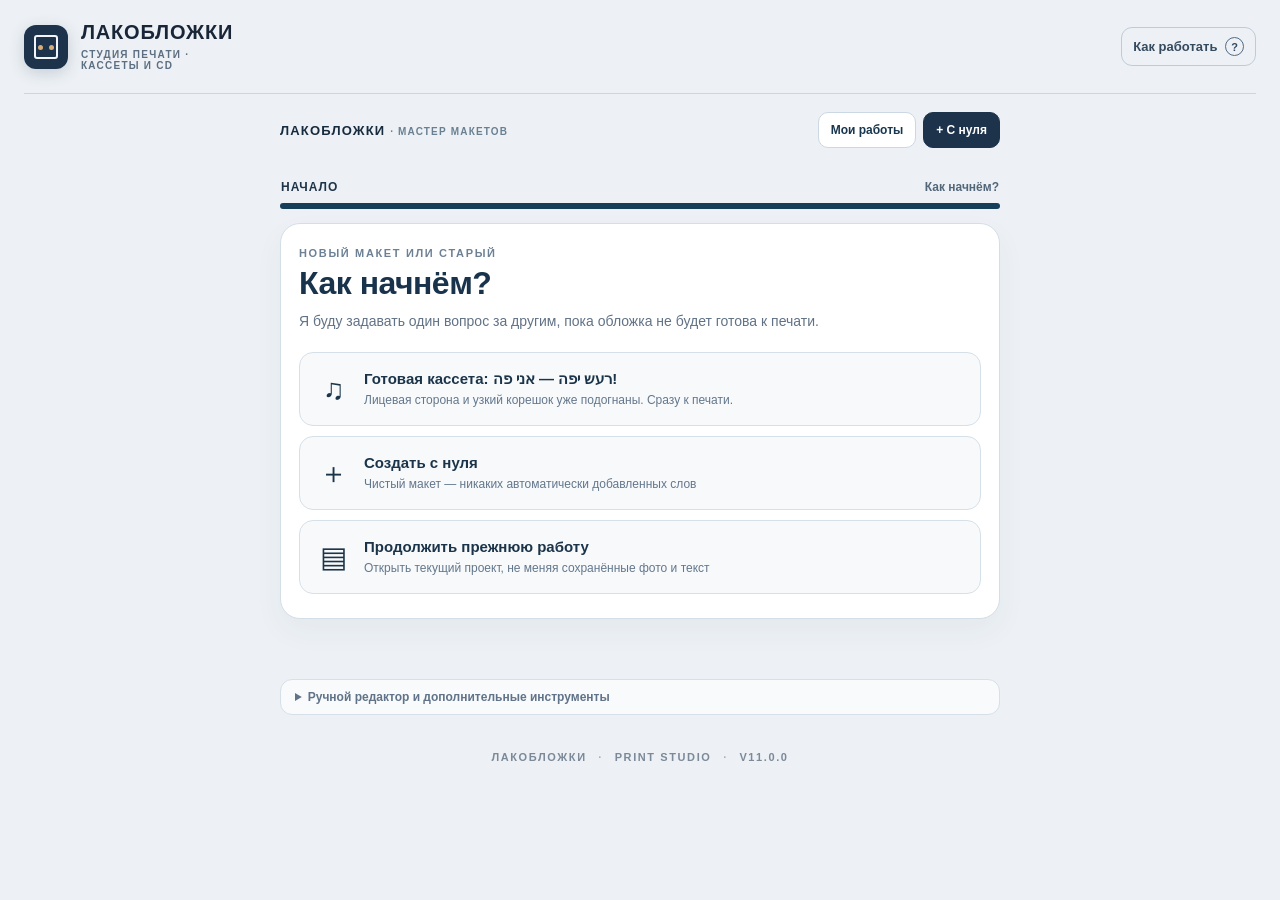
<file: lacovers/index.html>
<!doctype html>
<html lang="ru">
<head>
<meta charset="utf-8">
<meta name="viewport" content="width=device-width,initial-scale=1,viewport-fit=cover">
<meta name="theme-color" content="#182434">
<meta name="apple-mobile-web-app-capable" content="yes">
<meta name="apple-mobile-web-app-status-bar-style" content="default">
<meta name="apple-mobile-web-app-title" content="ЛакОбложки">
<meta name="description" content="Профессиональный редактор и точная печать обложек аудиокассет и компакт-дисков.">
<link rel="manifest" href="manifest.webmanifest"><link rel="icon" href="icon.png"><link rel="apple-touch-icon" href="icon.png">
<title>ЛакОбложки — студия печати</title>
<link rel="stylesheet" href="styles.css?v=11.0.0"><script defer src="app.js?v=11.0.0"></script>
</head>
<body>
<div class="shell">
<header class="topbar">
  <div class="brand"><div class="brand-mark" aria-hidden="true"><span></span><span></span></div><div><div class="brand-title">ЛАКОБЛОЖКИ</div><div class="brand-caption">СТУДИЯ ПЕЧАТИ · КАССЕТЫ И CD</div></div></div>
  <button id="helpBtn" type="button" class="help-button" aria-label="Помощь">Как работать <span>?</span></button>
</header>
<main>
<section id="wizardRoot" class="wiz-root" aria-label="Пошаговый мастер обложек">
 <div class="wiz-toolbar"><div class="wiz-label">ЛАКОБЛОЖКИ <span>· МАСТЕР МАКЕТОВ</span></div><div class="wiz-tools"><button type="button" id="wizardProjects" class="wiz-link" aria-expanded="false">Мои работы</button><button type="button" id="wizardNew" class="wiz-new">+ С нуля</button></div></div>
 <div id="wizardProjectArea" class="wiz-project-area" hidden></div>
 <div class="wiz-progress-top"><span id="wizardCounter">ШАГ 1</span><span id="wizardProgressTitle">Выберите носитель</span></div>
 <div id="wizardProgress" class="wiz-progress" aria-label="Прогресс оформления"></div>
 <div class="wiz-card"><div id="wizardContent" aria-live="polite"></div></div>
 <div class="wiz-nav"><button type="button" id="wizardBack" class="wiz-back">← Назад</button><button type="button" id="wizardNext" class="wiz-next">Продолжить →</button></div>
 <div id="wizardFeedback" class="wiz-feedback" aria-live="polite"></div>
 <details class="wiz-more"><summary>Ручной редактор и дополнительные инструменты</summary><p>Нужен тонкий контроль шрифтов, расположения и эффекта? Открой ручной редактор. Проект и фотографии останутся теми же.</p><button type="button" id="wizardAdvanced" class="wiz-link">Открыть ручной редактор →</button></details>
</section>
<div class="wiz-legacy-return"><button type="button" id="wizardReturn" class="wiz-link">← Вернуться к пошаговому мастеру</button><div id="wizardLegacyProjectHost"></div></div>

<section class="project-row" aria-label="Проекты">
 <div class="project-row-top"><label class="field-title" for="projectSelect">Текущий проект</label><span class="autosave-note"><span class="save-indicator"></span>Автосохранение</span></div>
 <div class="project-actions"><select id="projectSelect" aria-label="Мои проекты"></select><button id="newBtn" class="small-square project-new" type="button" title="Создать новый проект">+ <span>Новый</span></button></div>
 <details class="project-actions-more"><summary>Управление проектами</summary><div class="project-tool-row"><button id="duplicateBtn" type="button">Сделать копию</button><button id="deleteBtn" type="button" class="danger">Удалить проект</button></div></details>
</section>

<nav class="workflow" aria-label="Этапы оформления">
 <button type="button" class="step-tab active" data-step="format" aria-current="step"><span class="step-number">1</span><span>Формат</span></button>
 <button type="button" class="step-tab" data-step="design"><span class="step-number">2</span><span>Дизайн</span></button>
 <button type="button" class="step-tab" data-step="review"><span class="step-number">3</span><span>Проверка</span></button>
 <button type="button" class="step-tab" data-step="print"><span class="step-number">4</span><span>Печать</span></button>
</nav>

<section class="work-step" data-step-panel="format">
 <div class="step-heading"><div><div class="eyebrow">ШАГ 1 ИЗ 4</div><h1>Что будем оформлять?</h1><p>Выбери тип коробки. Размеры и размещение на A4 рассчитываются автоматически.</p></div></div>
 <div class="format-grid" id="formatGrid">
  <div class="format-group-title">Аудиокассеты</div>
  <button class="format-btn active" type="button" data-mode="cassette"><span class="format-symbol tape-symbol" aria-hidden="true">▣</span><span class="format-copy"><b>Стандартная кассета</b><small>J-вкладыш · 103,2 × 101,6 мм</small></span><span class="format-tick">✓</span></button>
  <button class="format-btn" type="button" data-mode="cassetteXL"><span class="format-symbol tape-symbol" aria-hidden="true">▤</span><span class="format-copy"><b>Кассета с разворотом</b><small>Дополнительная внутренняя панель</small></span><span class="format-tick">✓</span></button>
  <div class="format-group-title">Компакт-диски · Jewel Case</div>
  <button class="format-btn" type="button" data-mode="cdSet"><span class="format-symbol" aria-hidden="true">◉</span><span class="format-copy"><b>Полный комплект CD</b><small>Передняя, задняя и два корешка</small></span><span class="format-tick">✓</span></button>
  <button class="format-btn" type="button" data-mode="cdFront"><span class="format-symbol" aria-hidden="true">□</span><span class="format-copy"><b>Передняя обложка CD</b><small>Квадрат · 120 × 120 мм</small></span><span class="format-tick">✓</span></button>
  <button class="format-btn" type="button" data-mode="cdBack"><span class="format-symbol" aria-hidden="true">▥</span><span class="format-copy"><b>Задняя обложка CD</b><small>150 × 118 мм с корешками</small></span><span class="format-tick">✓</span></button>
  <button class="format-btn" type="button" data-mode="booklet"><span class="format-symbol" aria-hidden="true">▣</span><span class="format-copy"><b>Разворот буклета CD</b><small>Две панели · 240 × 120 мм</small></span><span class="format-tick">✓</span></button>
 </div>
 <div class="selection-summary"><span class="eyebrow">ВЫБРАНО</span><strong id="selectedFormatName">Стандартная кассета</strong><span id="selectedFormatDetail">Размеры будут выставлены автоматически.</span></div>
 <button type="button" class="primary step-forward" data-goto="design">Далее — оформить обложку <span aria-hidden="true">→</span></button>
</section>

<section class="work-step" data-step-panel="design" hidden>
 <div class="step-heading"><div><div class="eyebrow">ШАГ 2 ИЗ 4</div><h1>Оформление</h1><p>Фотографии, подписи и оформление добавляются только по вашему выбору.</p></div></div>
 <div class="design-layout">
  <aside class="art-preview-card"><div class="art-preview-header"><strong>Обложка</strong><span id="quickPreviewCaption">Лицевая сторона</span></div><div class="art-preview-surface"><canvas id="quickPreview" aria-label="Крупный предпросмотр обложки"></canvas></div><div class="art-preview-help">Изменения сразу видны на макете.</div><button type="button" class="preview-jump" data-goto="review">Посмотреть лист A4 →</button></aside>
  <div class="design-controls">
  <section class="control-group" aria-labelledby="photoSectionTitle"><div class="card-head"><span class="card-index">01</span><div><h2 id="photoSectionTitle">Фотография</h2><p>Добавь изображение с iPhone</p></div></div>
   <label class="field-title" for="panelSelect">Для какой стороны?</label><select id="panelSelect"><option value="front">Передняя</option><option value="back">Задняя</option><option value="inside">Внутренняя</option></select>
   <div class="upload-zone"><input id="imageInput" type="file" accept="image/*" aria-label="Загрузить фотографию"><label for="imageInput"><span class="upload-glyph" aria-hidden="true">＋</span><b>Выбрать фотографию</b><small>Из «Фото» или «Файлы»</small></label><button class="remove-photo" id="removePhoto" type="button">Удалить фотографию</button></div>
   <details class="fold"><summary>Настроить положение и цвет фото <span class="summary-caret">⌄</span></summary><div class="fold-content">
    <label class="field-title" for="fitSelect">Размещение фотографии</label><select id="fitSelect"><option value="contain-blur">Целиком, мягкий фон</option><option value="contain-solid">Целиком, однотонный фон</option><option value="cover">Заполнить с обрезкой</option></select>
    <label class="field-title" for="zoom">Масштаб</label><input type="range" id="zoom" min="1" max="2.5" step="0.05" value="1">
    <div class="two-columns"><div><label class="field-title" for="photoPositionX">Сдвиг влево / вправо</label><input type="range" id="photoPositionX" min="-100" max="100" step="5" value="0"></div><div><label class="field-title" for="photoPosition">Сдвиг вверх / вниз</label><input type="range" id="photoPosition" min="-100" max="100" step="5" value="0"></div></div>
    <div class="photo-edit-tools"><button type="button" id="rotatePhoto" class="tool-btn">↻ Повернуть 90°</button><button type="button" id="flipPhoto" class="tool-btn" aria-pressed="false">⇋ Зеркально</button><button type="button" id="resetPhoto" class="tool-btn">Сбросить</button></div>
    <div class="two-columns"><div><label class="field-title" for="brightness">Яркость</label><input type="range" id="brightness" min="50" max="150" step="5" value="100"></div><div><label class="field-title" for="contrast">Контраст</label><input type="range" id="contrast" min="50" max="150" step="5" value="100"></div></div><p id="photoToolStatus" class="control-hint">Положение сохраняется отдельно для каждой стороны.</p>
   </div></details>
  </section>
  <section class="control-group" aria-labelledby="titleSection"><div class="card-head"><span class="card-index">02</span><div><h2 id="titleSection">Надписи</h2><p>Название альбома и исполнитель</p></div></div>
   <label class="field-title" for="projectTitle">Исполнитель / группа</label><input id="projectTitle" maxlength="90" placeholder="Например: Моя группа">
   <label class="field-title" for="albumTitle">Название альбома</label><input id="albumTitle" maxlength="110" placeholder="Например: Первый альбом">
   <div class="two-columns"><div><label class="field-title" for="year">Год</label><input id="year" maxlength="30" placeholder="2026"></div><div><label class="field-title" for="edition">Дополнительная надпись</label><input id="edition" maxlength="70" placeholder="Special Edition"></div></div>
  </section>
  <section class="control-group" aria-labelledby="styleSection"><div class="card-head"><span class="card-index">03</span><div><h2 id="styleSection">Внешний вид</h2><p>Выбери готовое оформление</p></div></div>
   <div class="style-swatches" id="styleSwatches" aria-label="Готовые оформления"></div>
   <button type="button" id="randomStyle" class="tool-btn random-style">Другой вариант дизайна ↻</button>
   <details class="fold"><summary>Шрифты, цвета и расположение <span class="summary-caret">⌄</span></summary><div class="fold-content">
    <div class="two-columns"><div><label class="field-title" for="fontSelect">Шрифт</label><select id="fontSelect"><option value="heavy">Крупный</option><option value="classic">Стандартный</option><option value="serif">Классический</option><option value="mono">Моноширинный</option><option value="script">Курсив</option></select></div><div><label class="field-title" for="accentColor">Цвет акцента</label><input id="accentColor" type="color" value="#4b6b88" aria-label="Цвет акцента"></div></div>
    <div class="two-columns"><div><label class="field-title" for="titlePos">Положение названия</label><input type="range" id="titlePos" min="5" max="85" value="69"></div><div><label class="field-title" for="titleScale">Размер названия</label><input type="range" id="titleScale" min="60" max="160" value="100"></div></div>
   </div></details>
  </section>
  <section class="control-group" aria-labelledby="trackSection"><div class="card-head"><span class="card-index">04</span><div><h2 id="trackSection">Песни и информация</h2><p>Для задней и внутренней сторон</p></div></div>
   <label class="field-title" for="tracks">Песни, каждая с новой строки</label><textarea id="tracks" rows="5" placeholder="Первая песня&#10;Вторая песня"></textarea>
   <button type="button" id="numberTracks" class="tool-btn full-width">Пронумеровать песни: 01, 02, 03…</button>
   <details class="fold"><summary>Авторы, примечания, благодарности <span class="summary-caret">⌄</span></summary><div class="fold-content"><label class="field-title" for="notes">Текст внутри вкладыша</label><textarea id="notes" rows="3" placeholder="Авторы, благодарности, комментарии…"></textarea></div></details>
  </section>
  <button type="button" class="primary step-forward" data-goto="review">Далее — проверить макет <span aria-hidden="true">→</span></button>
  </div>
 </div>
</section>

<section class="work-step" data-step-panel="review" hidden>
 <div class="step-heading"><div><div class="eyebrow">ШАГ 3 ИЗ 4</div><h1>Проверь макет</h1><p>Так обложки будут расположены на листе A4. Линии помогут вырезать и согнуть.</p></div></div>
 <section class="preview-section"><div class="preview-topline"><strong>Лист для печати</strong><button id="infoSize" class="hint" type="button">Размеры и помощь ⓘ</button></div><div class="preview-frame"><div class="page-box"><canvas id="preview" aria-label="Расположение вкладышей на листе A4"></canvas></div></div><div class="preview-meta"><span id="previewCaption">A4 · точный масштаб в PDF</span><span class="live-dot">Макет рассчитан</span></div><button id="previewReverse" class="reverse-preview" type="button" hidden>Показать изнанку</button><div class="panel-legend" id="panelLegend"></div></section>
 <div class="review-note"><b>Проверка перед печатью</b><p>Убедись, что все фото и надписи находятся на своих местах. На следующем шаге программа создаст PDF с реальными размерами.</p><button type="button" class="text-link" data-goto="design">← Вернуться к оформлению</button></div>
 <button type="button" class="primary step-forward" data-goto="print">Далее — подготовить печать <span aria-hidden="true">→</span></button>
</section>

<section class="work-step" data-step-panel="print" hidden>
 <div class="step-heading"><div><div class="eyebrow">ШАГ 4 ИЗ 4</div><h1>Печать</h1><p>Укажи количество. Программа создаст готовый PDF формата A4.</p></div></div>
 <div class="print-overview"><span class="eyebrow">ГОТОВ К ПЕЧАТИ</span><strong id="printFormatName">Кассета</strong><span id="printFormatDims">Масштаб 1:1 · A4</span></div>
 <section class="control-group"><div class="card-head"><span class="card-index">01</span><div><h2>Настройки печати</h2><p>Основные параметры</p></div></div>
  <div class="two-columns print-controls"><div><label class="field-title" for="copies">Количество комплектов</label><select id="copies"><option value="1">1 комплект</option><option value="2">2 комплекта</option><option value="4">4 комплекта</option><option value="6">6 комплектов</option></select></div><div><label class="field-title" for="quality">Качество PDF</label><select id="quality"><option value="300">Высокое · 300 DPI</option><option value="200">Компактный · 200 DPI</option></select></div></div>
  <label class="switchline"><input type="checkbox" id="bw"><span><b>Чёрно-белая печать</b><small>Если выключено — цветная</small></span></label>
  <details class="fold"><summary>Дополнительные настройки печати <span class="summary-caret">⌄</span></summary><div class="fold-content">
    <label class="switchline"><input type="checkbox" id="guides" checked><span>Линии разреза и сгиба</span></label>
    <label class="switchline"><input type="checkbox" id="calibration" checked><span>Контрольная линейка 50 мм</span></label>
    <label id="duplexOption" class="switchline" hidden><input type="checkbox" id="cassetteDuplex"><span><b>Печать обеих сторон кассеты</b><small>Передняя и внутренняя на отдельных сторонах листа. Перед использованием сделай пробную печать.</small></span></label>
  </div></details>
 </section>
 <section class="print-section"><button id="exportBtn" class="primary" type="button">Создать PDF для печати <span aria-hidden="true">↗</span></button><button id="shareBtn" class="secondary" type="button">Отправить на принтер / поделиться</button><div id="status" role="status" aria-live="polite"></div>
 <details class="fold export-extras"><summary>Другие способы экспорта и проверки <span class="summary-caret">⌄</span></summary><div class="fold-content"><button id="pngBtn" class="secondary" type="button">Сохранить PNG (лист A4)</button><button id="diecutBtn" class="secondary" type="button">Пробная выкройка без фотографий (1:1)</button><button id="proofBtn" class="secondary" type="button">Пробный лист 100 × 100 мм</button></div></details>
 <div class="print-advice"><b>Важно для точного размера</b><p>В настройках принтера выбери <strong>100% / фактический размер</strong>, а не «подогнать под страницу». Один раз распечатай пробный лист и проверь его линейкой. iPhone и принтер могут по-разному масштабировать документы.</p></div></section>
 <details class="fold archive-panel"><summary>Проекты и резервные копии <span class="summary-caret">⌄</span></summary><div class="fold-content"><p>Проекты автоматически сохраняются на этом iPhone. Сохрани отдельную копию в «Файлы» или iCloud, чтобы не потерять фотографии.</p><div class="bottom-tools"><button type="button" id="backupBtn">Сохранить этот проект</button><label for="restoreInput">Загрузить проект<input id="restoreInput" type="file" accept="application/json,.json" hidden></label><button type="button" id="backupAllBtn">Сохранить все проекты с фото</button><label for="restoreAllInput">Восстановить коллекцию<input id="restoreAllInput" type="file" accept="application/json,.json" hidden></label></div></div></details>
</section>
</main>
<footer>ЛАКОБЛОЖКИ <span>·</span> PRINT STUDIO <span>·</span> V11.0.0</footer>
</div>
<div id="globalToast" class="toast" role="status" aria-live="polite" hidden></div>
<div class="mobile-action" role="group" aria-label="Следующее действие"><div class="mobile-action-copy"><strong id="bottomStepTitle">Формат</strong><small id="bottomStepDetail">Выберите носитель</small></div><button type="button" id="bottomNext">Продолжить →</button></div>
<dialog id="helpDialog"><div class="dialog-inner"><button id="closeHelp" class="dialog-close" type="button" aria-label="Закрыть">✕</button><div class="eyebrow">ПОМОЩЬ</div><h2>Как сделать обложку</h2><ol><li><b>Формат.</b> Выбери аудиокассету или компакт-диск.</li><li><b>Дизайн.</b> Добавь фото, название и список песен. Оформление появится автоматически.</li><li><b>Проверка.</b> Посмотри, всё ли на своих местах на листе A4.</li><li><b>Печать.</b> Создай PDF и отправь его на принтер.</li></ol><p>Форматы: кассета 103,2 × 101,6 мм; развёрнутая кассета 168,3 × 101,6 мм; CD перед 120 × 120 мм; CD зад 150 × 118 мм; разворот CD 240 × 120 мм. Для нестандартных коробок нужна отдельная проверка размеров.</p><p><b>Точная печать:</b> выбери 100% / Actual size в настройках принтера. Для двусторонних кассет протестируй ориентацию и переплёт на обычной бумаге.</p><p><b>Проекты:</b> данные остаются на твоём устройстве; для надёжности сохраняй резервный архив вместе с фотографиями.</p><button id="okHelp" class="primary" type="button">Понятно</button></div></dialog>
</body>
</html>
</file>
<file: lacovers/styles.css>
:root{color-scheme:light;--page:#edf1f5;--surface:#fff;--ink:#182638;--sub:#596a7d;--line:#d9e1e9;--soft:#f5f7fa;--brand:#1d334b;--brand2:#334e6a;--accent:#b88950;--safe:#127354;--shadow:0 11px 35px rgba(29,48,68,.055);font-family:-apple-system,BlinkMacSystemFont,'SF Pro Text',Inter,'Segoe UI',Arial,sans-serif}
*{box-sizing:border-box}html{scroll-behavior:smooth;background:var(--page)}body{margin:0;background:var(--page);color:var(--ink);font-size:15px;-webkit-font-smoothing:antialiased}button,select,input,textarea{font:inherit}button{cursor:pointer;-webkit-tap-highlight-color:transparent}button:disabled{opacity:.6;cursor:progress}button:focus-visible,summary:focus-visible,input:focus-visible,select:focus-visible,textarea:focus-visible{outline:3px solid #84abc9;outline-offset:2px}a{color:#274f76}[hidden]{display:none!important}
.shell{max-width:1100px;margin:auto;padding:0 24px 105px}.topbar{min-height:94px;display:flex;justify-content:space-between;align-items:center;border-bottom:1px solid #ccd6e0;gap:16px}.brand{display:flex;align-items:center;gap:13px}.brand-mark{display:flex;align-items:center;justify-content:center;position:relative;flex:0 0 44px;height:44px;background:var(--brand);border-radius:12px;box-shadow:0 4px 15px #213b5530}.brand-mark:before{content:'';position:absolute;inset:10px;border:2px solid #f2f4f7;border-radius:3px}.brand-mark span{position:absolute;background:#d6ad78;height:5px;width:5px;border-radius:50%;top:20px}.brand-mark span:first-child{left:14px}.brand-mark span:last-child{right:14px}.brand-title{font-size:20px;letter-spacing:.8px;font-weight:850;line-height:1.05}.brand-caption{font-size:10px;font-weight:700;letter-spacing:1.25px;color:#5c6e81;margin-top:6px}.help-button{background:transparent;border:1px solid #bfcbd8;border-radius:11px;color:#344a5f;padding:9px 11px;font-size:13px;font-weight:700;white-space:nowrap}.help-button span{display:inline-grid;place-items:center;border:1.5px solid #526b83;width:19px;height:19px;border-radius:50%;margin-left:4px;font-size:11px}
.project-row{margin:22px 0 20px;background:var(--surface);border:1px solid var(--line);border-radius:16px;padding:16px 20px;box-shadow:var(--shadow)}.project-row-top{display:flex;justify-content:space-between;gap:12px;margin-bottom:9px;align-items:center}.field-title{display:block;font-size:13px;line-height:1.3;color:#425469;font-weight:700;margin:0 0 8px;letter-spacing:0}.autosave-note{font-size:11px;color:#637789;display:flex;align-items:center;gap:6px;white-space:nowrap}.save-indicator{height:7px;width:7px;background:#2e9472;border-radius:50%}.project-actions{display:flex;gap:9px}.project-actions select{flex:1}.project-new{flex:0 0 auto;min-width:112px;background:var(--brand);color:#fff;border:none;border-radius:10px;padding:10px 14px;font-size:16px;font-weight:750}.project-new span{font-size:12px}.project-actions-more{margin-top:10px}.project-actions-more>summary{display:inline-flex;color:#5d7187;font-size:12px;font-weight:600;cursor:pointer;padding:5px 0}.project-tool-row{display:flex;gap:8px;padding:10px 0 0}.project-tool-row button{border:1px solid var(--line);background:var(--soft);padding:10px 14px;border-radius:10px;font-size:12px;font-weight:650;color:#344a60}.project-tool-row .danger{color:#ac3b3b;border-color:#efcece;background:#fff9f8}
.workflow{display:grid;grid-template-columns:repeat(4,minmax(0,1fr));border:1px solid #d4dce5;background:#fff;padding:5px;border-radius:15px;gap:4px;position:sticky;top:0;z-index:15;box-shadow:0 3px 18px #263f5514}.step-tab{min-width:0;display:flex;align-items:center;justify-content:center;gap:8px;padding:13px 8px;border-radius:10px;background:transparent;border:0;color:#5b6d80;font-size:13px;font-weight:700;white-space:nowrap}.step-number{display:grid;place-items:center;flex-shrink:0;width:22px;height:22px;border-radius:50%;background:#e7edf2;color:#587087;font-size:11px;font-weight:800}.step-tab.active{background:var(--brand);color:white}.step-tab.active .step-number{background:#f0f4f9;color:var(--brand)}.step-tab[aria-current="step"]{box-shadow:0 4px 12px #1d324729}
.work-step{padding:26px 0 0;animation:enter .2s ease-out}@keyframes enter{from{opacity:.6;transform:translateY(6px)}to{opacity:1;transform:none}}.step-heading{margin-bottom:22px}.eyebrow{display:block;font-size:10px;color:#728295;letter-spacing:1.8px;font-weight:850}.step-heading h1{font-size:clamp(25px,4.5vw,36px);margin:8px 0 7px;line-height:1.17;letter-spacing:-.75px;font-weight:800}.step-heading p{font-size:14px;line-height:1.55;color:#5b6d80;margin:0;max-width:710px}
.format-grid{display:grid;grid-template-columns:repeat(2,minmax(0,1fr));gap:12px}.format-group-title{grid-column:1/-1;font-size:12px;letter-spacing:1.2px;text-transform:uppercase;font-weight:850;color:#53677d;margin:12px 0 0}.format-btn{display:flex;gap:15px;align-items:center;min-height:97px;padding:17px;background:#fff;border:1.5px solid var(--line);border-radius:14px;color:var(--ink);text-align:left;position:relative;box-shadow:0 4px 12px #2139510a}.format-btn.active{border-color:#3d5f7e;background:#f6faff;box-shadow:inset 0 0 0 .5px #3d5f7e,0 3px 9px #32597a13}.format-symbol{display:grid;place-items:center;flex:0 0 46px;height:48px;border-radius:10px;font-size:27px;background:#eaf0f6;color:#3b536d;font-family:Arial,sans-serif}.format-btn.active .format-symbol{background:#dbe8f2;color:#213c5a}.format-copy{display:flex;flex-direction:column;gap:5px;min-width:0}.format-copy b{font-size:15px;font-weight:800;line-height:1.25}.format-copy small{font-size:12px;color:#697a8b;line-height:1.4}.format-tick{position:absolute;right:10px;top:11px;border-radius:50%;background:#285e80;color:#fff;font-size:11px;width:19px;height:19px;display:none;place-items:center}.format-btn.active .format-tick{display:grid}.selection-summary{display:grid;grid-template-columns:120px minmax(0,1fr);gap:5px 14px;align-items:center;margin:20px 0 15px;padding:16px 19px;background:#dfe7ee;border:1px solid #ccd8e2;border-radius:12px}.selection-summary>.eyebrow{grid-row:span 2}.selection-summary strong{font-size:15px}.selection-summary span:last-child{color:#607386;font-size:12px}
.primary,.secondary{border-radius:12px;min-height:52px;padding:14px 18px;font-size:14px;font-weight:800}.primary{background:var(--brand);border:1px solid var(--brand);color:white;box-shadow:0 7px 15px #243f5926;transition:background .12s}.primary:hover{background:#294461}.primary span{margin-left:10px}.secondary{background:#fff;border:1px solid #bccad8;color:var(--brand)}.step-forward{display:flex;align-items:center;justify-content:center;width:100%;margin-top:14px}
.design-layout{display:grid;grid-template-columns:minmax(280px,.8fr) minmax(0,1.2fr);gap:18px;align-items:start}.art-preview-card{position:sticky;top:78px;background:#fff;border:1px solid var(--line);padding:18px;border-radius:16px;box-shadow:var(--shadow)}.art-preview-header{display:flex;align-items:baseline;justify-content:space-between;gap:10px;padding-bottom:12px}.art-preview-header strong{font-size:16px}.art-preview-header span{font-size:12px;color:#667a8a}.art-preview-surface{display:flex;justify-content:center;align-items:center;min-height:315px;padding:19px;background:repeating-linear-gradient(45deg,#e8ecf0 0px,#e8ecf0 8px,#f4f6f9 8px,#f4f6f9 16px);border-radius:10px;overflow:hidden}.art-preview-surface canvas{display:block;width:auto;height:auto;max-width:100%;max-height:380px;box-shadow:0 12px 30px #16283a44}.art-preview-help{font-size:12px;color:#687a8d;margin:12px 0}.preview-jump{border:0;background:none;padding:6px 0 0;color:#315e83;font-weight:750;font-size:13px}.design-controls{display:flex;flex-direction:column;gap:14px}.control-group{background:#fff;border:1px solid var(--line);border-radius:15px;padding:20px 20px 23px;box-shadow:var(--shadow)}.card-head{display:flex;align-items:center;gap:12px;margin:0 0 20px}.card-index{display:grid;place-items:center;flex:0 0 33px;height:33px;background:#e9edf2;color:#355169;border-radius:9px;font-size:11px;font-weight:850}.card-head h2{font-size:18px;line-height:1.2;margin:0 0 3px;font-weight:800}.card-head p{font-size:12px;color:#728193;margin:0}.control-group .field-title:not(:first-child){margin-top:17px}
input:not([type=checkbox]):not([type=range]):not([type=color]):not([type=file]),textarea,select{min-width:0;width:100%;min-height:47px;border-radius:10px;border:1px solid #bfcbd6;background:#fff;color:#1c2d40;padding:12px 13px;outline:none}select{padding-right:27px}textarea{min-height:110px;resize:vertical;line-height:1.48}input[type=color]{height:47px;width:100%;padding:4px;border:1px solid #bfcbd6;border-radius:10px;background:#fff;cursor:pointer}input[type=range]{display:block;width:100%;min-height:35px;background:transparent;accent-color:#2e5a7c}input[type=checkbox]{accent-color:#245b7c;flex:0 0 20px;width:20px;height:20px}.two-columns{display:grid;grid-template-columns:repeat(2,minmax(0,1fr));gap:12px;align-items:end}.two-columns .field-title{margin-top:15px}
.upload-zone{border:1.5px dashed #afc2d1;border-radius:12px;padding:10px;margin-top:12px;background:#f6f9fc;text-align:center}.upload-zone input{position:absolute;opacity:0;width:1px;height:1px}.upload-zone>label{display:flex;flex-direction:column;align-items:center;gap:5px;padding:15px 8px;cursor:pointer;color:#213e5b}.upload-glyph{display:grid;place-items:center;height:33px;width:33px;border:2px solid #345c7c;border-radius:9px;font-size:21px;font-weight:400;margin-bottom:3px}.upload-zone b{font-size:14px}.upload-zone small{color:#637b8d;font-size:12px}.remove-photo{border:0;background:transparent;color:#9c3d3d;padding:7px 12px;font-size:12px;font-weight:650}.fold{margin-top:17px;border:1px solid #dae2e9;background:#f9fafc;border-radius:11px}.fold>summary{position:relative;padding:15px 37px 15px 15px;list-style:none;color:#2e4960;font-size:13px;font-weight:740;cursor:pointer}.fold>summary::-webkit-details-marker{display:none}.summary-caret{position:absolute;right:15px;top:13px;font-size:18px;color:#677d8d;transition:transform .15s}details[open]>.summary-caret{transform:rotate(180deg)}details[open]>summary .summary-caret{transform:rotate(180deg)}.fold-content{border-top:1px solid var(--line);padding:14px 15px 17px}.fold-content .field-title:not(:first-child){margin-top:15px}.tool-btn{display:inline-flex;align-items:center;justify-content:center;background:#f1f5f8;border:1px solid #ced9e2;border-radius:9px;padding:10px 12px;color:#31506c;font-size:12px;font-weight:740;min-height:42px}.tool-btn.full-width{width:100%;margin-top:10px}.random-style{margin-top:12px;width:100%;border:1px solid #c8d7e4}.photo-edit-tools{display:flex;flex-wrap:wrap;gap:7px;margin:12px 0}.photo-edit-tools .tool-btn{flex:1 1 110px}.control-hint{font-size:12px;color:#647b8d;line-height:1.5}.style-swatches{display:flex;gap:10px;overflow-x:auto;padding:4px 2px 13px;scrollbar-width:thin}.swatch{display:grid;place-items:end center;position:relative;flex:0 0 78px;width:78px;height:88px;border:3px solid transparent;border-radius:11px;padding:5px;box-shadow:0 3px 10px #13253921}.swatch.selected{border-color:#224d6f;box-shadow:0 0 0 1px white inset}.swatch b{display:block;width:100%;background:#142331a6;border-radius:5px;padding:5px 2px;text-align:center;color:#fff;font-size:9px;overflow:hidden;text-overflow:ellipsis;white-space:nowrap;letter-spacing:.35px}.switchline{display:flex;align-items:center;gap:12px;font-size:14px;border-bottom:1px solid #e3e8ee;padding:12px 0;cursor:pointer}.switchline span{display:flex;flex-direction:column;gap:3px}.switchline b{font-size:14px}.switchline small{font-size:11px;color:#6b7f90;line-height:1.35}
.preview-section{background:#fff;border:1px solid var(--line);border-radius:16px;padding:22px;box-shadow:var(--shadow)}.preview-topline{display:flex;align-items:center;justify-content:space-between;gap:10px;margin-bottom:15px}.preview-topline strong{font-size:15px}.hint{border:none;background:transparent;color:#416b8b;font-size:12px;font-weight:650;padding:5px}.preview-frame{background:#e8eef2;border:1px solid #d8e1e8;border-radius:12px;display:flex;align-items:center;justify-content:center;min-height:260px;padding:22px 15px}.page-box{width:100%;display:flex;align-items:center;justify-content:center}.page-box canvas{display:block;width:auto;height:auto;max-width:100%;max-height:580px;box-shadow:0 10px 25px #253a4f3d;background:#fff}.preview-meta{display:flex;justify-content:space-between;gap:10px;margin-top:13px;color:#617384;font-size:12px}.live-dot{color:#23735c;font-weight:750}.reverse-preview{display:block;width:100%;padding:12px 14px;margin:13px 0 0;background:#eff4f8;border:1px solid #bdd0dc;border-radius:10px;color:#2b597a;font-size:13px;font-weight:750}.panel-legend{display:flex;flex-wrap:wrap;gap:6px;margin-top:12px}.panel-legend span{border:1px solid #d6e0e9;background:#f7f9fc;border-radius:8px;color:#526980;padding:7px 10px;font-size:11px}.review-note{padding:20px;margin:15px 0 0;background:#e6edf3;border:1px solid #d5e0ea;border-radius:13px}.review-note b{font-size:14px}.review-note p{font-size:13px;color:#51677c;line-height:1.55}.text-link{background:transparent;border:0;padding:5px 0;color:#2b5d82;font-size:13px;font-weight:780}
.print-overview{display:flex;flex-direction:column;gap:6px;background:var(--brand);color:#fff;border-radius:15px;padding:23px;margin-bottom:15px}.print-overview .eyebrow{color:#b7c4d4}.print-overview strong{font-size:20px}.print-overview span:last-child{font-size:13px;color:#d5e1ec}.print-section{max-width:800px;margin:auto}.print-section>.primary,.print-section>.secondary{width:100%;display:block;margin:11px 0 0}.print-section>.primary{font-size:16px;min-height:60px}.print-section .export-extras{margin-top:17px}.export-extras .secondary{display:block;width:100%;margin-bottom:10px}.print-advice{padding:16px 18px;margin-top:17px;border-left:4px solid var(--accent);background:#fff9ef;color:#443825;border-radius:8px}.print-advice b{font-size:13px}.print-advice p{font-size:12px;line-height:1.6;margin:7px 0 0;color:#5a4f41}.archive-panel{margin-top:25px}.archive-panel p{font-size:12px;line-height:1.5;color:#5e7183}.bottom-tools{display:grid;grid-template-columns:1fr 1fr;gap:9px}.bottom-tools button,.bottom-tools label{display:flex;justify-content:center;align-items:center;text-align:center;background:#fff;border:1px solid #becbd6;border-radius:9px;color:#2b526f;padding:12px 8px;min-height:48px;font-size:12px;font-weight:750;cursor:pointer}#status{font-size:12px;min-height:20px;color:#226e55;margin:15px 0 0;line-height:1.5}#status.error{color:#a73535}footer{text-align:center;font-size:11px;font-weight:700;letter-spacing:1.6px;color:#7b8998;margin-top:36px}footer span{padding:0 7px;color:#a5b0bb}
.mobile-action{position:fixed;bottom:0;left:0;right:0;background:#fff;border-top:1px solid #d0dce5;padding:11px max(17px,env(safe-area-inset-right)) calc(12px + env(safe-area-inset-bottom)) max(17px,env(safe-area-inset-left));z-index:20;display:flex;justify-content:space-between;align-items:center;gap:13px;box-shadow:0 -9px 25px #1d34471a}.mobile-action-copy{display:flex;flex-direction:column;gap:4px;min-width:0;flex:1}.mobile-action-copy strong{font-size:13px;color:#253b52;white-space:nowrap;overflow:hidden;text-overflow:ellipsis}.mobile-action-copy small{font-size:11px;color:#6e8092;white-space:nowrap;overflow:hidden;text-overflow:ellipsis}.mobile-action button{background:var(--brand);color:#fff;border:0;border-radius:10px;padding:12px 17px;font-size:13px;font-weight:790;white-space:nowrap;min-height:45px}
dialog{width:min(550px,calc(100vw - 28px));border:1px solid #d3dce6;border-radius:17px;background:#fff;color:#1e3042;padding:0;box-shadow:0 30px 70px #172d4260}dialog::backdrop{background:#081c2baf}.dialog-inner{padding:25px}.dialog-inner h2{margin:10px 0;font-size:22px}.dialog-inner p,.dialog-inner li{font-size:13px;line-height:1.6;color:#4d6073}.dialog-inner ol{padding-left:23px}.dialog-inner .primary{display:block;width:100%;margin-top:17px}.dialog-close{float:right;background:#f0f4f8;color:#38546b;border:0;border-radius:9px;font-size:17px;width:34px;height:34px}
@media(min-width:900px){.mobile-action{left:50%;right:auto;width:min(1100px,100%);transform:translateX(-50%);border-radius:15px 15px 0 0;border:1px solid #d4dce4;border-bottom:0;padding:12px 20px}.format-grid{grid-template-columns:repeat(2,minmax(0,1fr))}.work-step{padding-top:32px}}
@media(max-width:820px){.shell{padding:0 18px 105px}.design-layout{grid-template-columns:1fr}.art-preview-card{position:static;padding:15px}.art-preview-surface{min-height:225px;padding:13px}.art-preview-surface canvas{max-height:280px}.design-controls{gap:13px}.format-grid{grid-template-columns:1fr}.step-tab{gap:6px}}
@media(max-width:480px){.shell{padding:0 14px 111px}.topbar{min-height:80px}.brand-mark{flex-basis:40px;height:40px}.brand-title{font-size:17px;letter-spacing:.35px}.brand-caption{font-size:8px;letter-spacing:.9px}.help-button{font-size:0;padding:8px;border-radius:50%;border-color:#c6d4df}.help-button span{font-size:12px;width:22px;height:22px;margin:0}.project-row{margin:16px 0;padding:14px}.project-new{min-width:94px;padding:10px}.workflow{padding:4px}.step-tab{flex-direction:column;gap:4px;padding:8px 2px;font-size:11px}.step-number{height:20px;width:20px;font-size:10px}.work-step{padding-top:20px}.step-heading{margin-bottom:16px}.step-heading h1{font-size:27px}.step-heading p{font-size:13px}.format-btn{min-height:82px;padding:13px}.format-symbol{flex-basis:42px;width:42px;height:44px}.format-copy b{font-size:14px}.format-copy small{font-size:11px}.format-group-title{margin-top:7px;font-size:11px}.selection-summary{grid-template-columns:1fr;gap:6px;padding:13px}.selection-summary>.eyebrow{grid-row:auto}.control-group{padding:16px}.card-head{margin-bottom:16px}.card-head h2{font-size:16px}.two-columns{gap:9px}.preview-section{padding:12px}.preview-frame{padding:15px 11px}.preview-meta{font-size:10px}.art-preview-surface{min-height:190px}.art-preview-surface canvas{max-height:270px}.mobile-action-copy strong{font-size:12px}.mobile-action button{font-size:12px;padding:12px 13px}.bottom-tools{grid-template-columns:1fr}.project-tool-row button{flex:1}}
@media(max-width:355px){.brand-caption{max-width:170px;overflow:hidden}.step-tab{font-size:10px}.two-columns{grid-template-columns:1fr}}
@media(prefers-reduced-motion:reduce){*,*:before,*:after{scroll-behavior:auto!important;animation:none!important;transition:none!important}}
@media print{body{background:white}.shell,.mobile-action{display:none}}

.toast{position:fixed;left:50%;bottom:calc(84px + env(safe-area-inset-bottom));transform:translateX(-50%);width:min(calc(100% - 32px),550px);background:#e8f4ee;border:1px solid #aacdbb;border-radius:10px;padding:12px 15px;z-index:26;box-shadow:0 6px 24px #1a324522;color:#225b44;font-size:12px;font-weight:700;line-height:1.45}.toast.error{background:#fff1ee;border-color:#e5b2aa;color:#89372b}.toast[hidden]{display:none!important}
/* Contain long design palettes inside the screen rather than widening the page. */
html,body{max-width:100%;overflow-x:hidden}
.shell,.work-step,.design-layout,.design-controls,.control-group,.art-preview-card,.art-preview-surface{min-width:0;max-width:100%}
.design-layout{grid-template-columns:minmax(0,.8fr) minmax(0,1.2fr)}
.design-controls{width:100%}.style-swatches{width:100%;max-width:100%;min-width:0;overflow-x:auto;overscroll-behavior-x:contain;-webkit-overflow-scrolling:touch}
@media(max-width:820px){.design-layout{grid-template-columns:minmax(0,1fr)}}

/* v5 guided flow: one choice at a time; the powerful v4 editor remains available on demand. */
body:not(.advanced-open) .shell>main>.workflow, body:not(.advanced-open) .shell>main>.work-step{display:none!important}
body.advanced-open #wizardRoot{display:none!important}
.wiz-legacy-return{display:none}
body.advanced-open .wiz-legacy-return{display:block;margin:16px 0}
body.advanced-open .mobile-action{display:flex}
body:not(.advanced-open) .mobile-action{display:none!important}
body.advanced-open .project-row{display:block}
.wiz-project-area[hidden]{display:none!important}
.wiz-project-area .project-row{margin:10px 0 0}
.wiz-root{max-width:720px;margin:0 auto 36px;color:var(--ink)}
.wiz-toolbar{display:flex;align-items:center;justify-content:space-between;gap:10px;padding:18px 0 12px}
.wiz-label{font-size:13px;font-weight:900;letter-spacing:.09em;color:#172b3e}.wiz-label span{font-size:10px;color:#698092;white-space:nowrap}
.wiz-tools{display:flex;gap:7px;align-items:center}.wiz-link,.wiz-new{border:1px solid #cbd7e2;background:white;color:#18364e;border-radius:10px;padding:10px 12px;font-size:12px;font-weight:800;white-space:nowrap}
.wiz-new{background:#1d334b;border-color:#1d334b;color:#fff}
.wiz-progress-top{display:flex;justify-content:space-between;gap:14px;margin:20px 1px 9px;color:#52667a;font-size:12px;font-weight:700}
.wiz-progress-top #wizardCounter{font-weight:900;color:#1f3448;letter-spacing:.08em}
.wiz-progress{display:flex;gap:4px;margin-bottom:14px}
.wiz-progress div{height:6px;background:#dce5ee;border-radius:15px;flex:1}
.wiz-progress div.past{background:#7d9caf}.wiz-progress div.current{background:#173e58}
.wiz-card{background:#fff;border:1px solid #d4dee7;box-shadow:0 12px 30px #20374a0c;border-radius:20px;overflow:hidden;min-height:285px}
.wiz-content{padding:23px 18px 24px}.wiz-eyebrow{font-size:11px;letter-spacing:.15em;color:#6c8195;font-weight:900;margin-bottom:6px}
.wiz-content h1{font-size:clamp(24px,6.5vw,32px);line-height:1.14;letter-spacing:-.5px;font-weight:850;margin:5px 0 10px;color:#18334b}
.wiz-content>.wiz-desc{font-size:14px;line-height:1.55;color:#617286;margin:0 0 19px}
.wiz-options{display:grid;gap:10px}.wiz-choice{width:100%;padding:16px 15px;background:#f7f9fb;border:1.5px solid #d6e0e8;border-radius:14px;display:flex;gap:12px;text-align:left;align-items:center;min-height:74px;color:#1b3449;transition:border-color .12s,background .12s}
.wiz-choice .wiz-emoji{font-size:29px;width:37px;text-align:center;flex:none;line-height:1}
.wiz-choice .wiz-choice-copy{display:flex;flex-direction:column;gap:4px;flex:1;min-width:0}.wiz-choice b{font-size:15px;line-height:1.22}.wiz-choice small{font-size:12px;color:#63778c;line-height:1.35}
.wiz-choice[aria-pressed="true"]{border-color:#1b567c;background:#eaf3f8;box-shadow:inset 0 0 0 1px #1b567c}.wiz-choice .wiz-mark{color:#21567a;font-weight:900;opacity:0}.wiz-choice[aria-pressed="true"] .wiz-mark{opacity:1}
.wiz-note{padding:12px 13px;background:#ecf3f8;border-radius:12px;color:#375a71;font-size:12px;line-height:1.55;margin:14px 0}
.wiz-nav{display:flex;gap:9px;margin-top:13px;align-items:stretch}.wiz-nav button{height:54px;border-radius:12px;font-size:15px;font-weight:850}
.wiz-back{width:34%;border:1px solid #cfdbe5;background:white;color:#24435c}.wiz-next{flex:1;background:#1e415c;border:1px solid #1e415c;color:#fff;box-shadow:0 5px 12px #183b5720}
.wiz-feedback{font-size:13px;margin:11px 3px 0;color:#a04628;min-height:18px}.wiz-more{margin:18px 0 0;padding:10px 14px;border:1px solid #d6e0e8;border-radius:12px;color:#607389;font-size:12px;background:#f8fafb}.wiz-more summary{cursor:pointer;font-weight:700}.wiz-more p{line-height:1.55}
.wiz-file-row{padding:12px;border:1px dashed #a8bdcd;background:#f5f9fc;border-radius:12px;display:flex;flex-direction:column;align-items:stretch;gap:10px;margin-top:12px}
.wiz-upload{position:relative;background:#1e415c!important;color:#fff!important;padding:16px!important;border-radius:11px;text-align:center;font-size:15px;font-weight:850;display:block;cursor:pointer}.wiz-upload input{position:absolute;opacity:0;width:1px;height:1px;left:0}
.wiz-preview-wrap{border:1px solid #dfe6ed;background:#e8edf2;border-radius:12px;padding:13px;display:flex;align-items:center;justify-content:center;max-height:410px;overflow:hidden;margin:13px 0}.wiz-preview-wrap canvas{max-width:100%;max-height:360px;width:auto;height:auto;object-fit:contain;background:#fff;box-shadow:0 4px 12px #202e3c1b}
.wiz-preview-meta{font-size:12px;color:#536b7d;margin-top:5px;text-align:center;line-height:1.45}
.wiz-choice-grid{display:grid;grid-template-columns:1fr 1fr;gap:9px}.wiz-choice-grid .wiz-choice{min-height:96px;padding:12px}.wiz-choice-grid .wiz-emoji{font-size:24px;width:24px}
.wiz-fields{display:grid;gap:10px;margin-top:14px}.wiz-fields label{font-size:12px;font-weight:750;color:#31485b;display:block}.wiz-fields input,.wiz-fields textarea,.wiz-fields select{margin-top:5px;width:100%;background:#fff;color:#182e42;border:1px solid #c8d5df;border-radius:10px;padding:12px;font-size:15px}
.wiz-suggest{display:flex;gap:6px;flex-wrap:wrap;margin-top:9px}.wiz-suggest button{background:#e9f0f5;color:#31536b;border:1px solid #cbdbe6;border-radius:22px;padding:8px 11px;font-size:12px;font-weight:700}
.wiz-mini-head{display:flex;justify-content:space-between;align-items:center;gap:8px;font-size:12px;font-weight:850;color:#35526b;margin-top:12px}.wiz-mini-head span{color:#64778a;font-weight:500}
.wiz-compact-controls{display:flex;gap:9px;flex-wrap:wrap}.wiz-compact-controls button{background:#f2f6f9;border:1px solid #cbd9e5;padding:10px 13px;border-radius:10px;color:#284a63;font-weight:750;font-size:12px}
.wiz-carddetails{margin-top:12px;border:1px solid #d9e2ea;border-radius:12px;padding:11px 13px;background:#fff}.wiz-carddetails summary{font-size:13px;font-weight:750;color:#365671;cursor:pointer}.wiz-carddetails .wiz-fields{padding-top:6px}
.wiz-primary-action{border:0;background:#1e415c;color:white;padding:16px;border-radius:12px;font-weight:900;font-size:15px;width:100%;margin:12px 0}
.wiz-export-row{display:grid;gap:9px}.wiz-export-row button{padding:15px;background:#f5f8fa;border:1px solid #d6e1e9;color:#274d69;border-radius:11px;font-weight:800;font-size:14px}
.wiz-success{padding:10px 13px;margin:8px 0;border-radius:10px;color:#15573a;background:#e9f5ee;font-size:13px}
.wiz-print-options{display:grid;grid-template-columns:repeat(2,minmax(0,1fr));gap:11px;margin:14px 0}.wiz-print-options label{font-size:12px;color:#4c6174;font-weight:800}.wiz-print-options select{margin-top:7px;background:#fff}
.wiz-checkbox{display:flex;align-items:center;gap:10px;padding:12px 0;color:#304b61;font-size:14px;font-weight:750}.wiz-checkbox input{width:20px;height:20px;flex:none}
@media(max-width:390px){.wiz-toolbar{flex-wrap:wrap}.wiz-tools{margin-left:auto}.wiz-label span{display:none}.wiz-content{padding:20px 14px}.wiz-choice-grid{grid-template-columns:1fr}.wiz-card{border-radius:16px}}

/* v6 artwork assembly review */
.wiz-detail-caption{color:#415871;font-size:12px;font-weight:750;margin:14px 0 7px}.wiz-fullsize{background:#d9e1e8;padding:9px}.wiz-fullsize canvas{display:block;max-width:100%;width:100%;height:auto;object-fit:contain;box-shadow:0 1px 12px #0003} 

/* V7: one decision at a time; make standalone-panel printing obvious. */
.wiz-part-card{background:#f7f9fb;border:1px solid #cdd7e1;border-radius:16px;padding:15px;margin:18px 0 16px;display:grid;gap:9px}
.wiz-part-title{font-size:15px;font-weight:800;color:#1c334b}
.wiz-part-card select{width:100%;min-height:49px;background:#fff;color:#203248;border:1px solid #c0cfdb;border-radius:11px;padding:10px;font-size:15px}
.wiz-part-note{font-size:12px;color:#526477;line-height:1.5;margin:0}

/* V8: calm print preflight and exact-size detail above A4 layout. */
.wiz-preflight{border:1px solid #d4e0e9;border-radius:14px;padding:15px 14px;background:#f6f9fb;margin:15px 0 4px;color:#233e51}
.wiz-preflight-title{display:flex;align-items:center;gap:9px;font-size:14px}.wiz-preflight-dot{display:inline-block;width:10px;height:10px;background:#287b64;border-radius:50%;flex:none}.wiz-preflight-dot.warn{background:#d48b45}
.wiz-preflight-list{display:grid;gap:7px;margin-top:12px}.wiz-preflight-row{display:flex;align-items:center;justify-content:space-between;gap:9px;padding:8px 0;border-top:1px solid #e0e7ee;font-size:12px;line-height:1.45;color:#4c6071}
.wiz-preflight-row.warn{color:#8b502c}.wiz-preflight-row button{border:1px solid #bccdd8;border-radius:8px;color:#24445d;background:#fff;padding:7px 10px;font-weight:750;white-space:nowrap;font-size:11px}
.wiz-preflight-foot{color:#697e90;font-size:11px;line-height:1.55;margin:12px 0 0}.wiz-preflight-loading{color:#637c90;font-size:12px}
.wiz-fullsize canvas{max-height:520px;width:auto;max-width:100%;object-fit:contain}
.wiz-fullsize{max-height:550px;min-height:140px}
@media(max-width:390px){.wiz-fullsize canvas{max-height:470px}.wiz-preflight-row{align-items:flex-start}.wiz-preflight-row button{margin-top:2px}}

/* v9 — compact, legible print plan. */
.wiz-print-plan{margin:15px 0 8px;border:1px solid #cfdfed;background:#eef4fa;border-radius:13px;padding:15px 16px;display:flex;flex-direction:column;gap:6px}
.wiz-print-plan span{font-size:10px;font-weight:800;letter-spacing:1.25px;color:#52687d}
.wiz-print-plan strong{font-size:17px;line-height:1.25;color:#21374b}
.wiz-print-plan small{font-size:12px;line-height:1.5;color:#5f7183}

/* v10 — tactile choices for printed components, no narrow selects. */
.wiz-part-card{background:#f8fafc;gap:8px}
.wiz-part-lead{margin:0;color:#607487;font-size:12px;line-height:1.45}
.wiz-part-choices{display:grid;grid-template-columns:repeat(2,minmax(0,1fr));gap:10px;margin:8px 0 2px}
.wiz-print-part{position:relative;display:flex;flex-direction:column;align-items:flex-start;gap:7px;min-width:0;min-height:135px;border:1.5px solid #d3dfe9;border-radius:13px;background:white;color:#1c3951;text-align:left;padding:12px 11px}
.wiz-print-part[aria-pressed="true"]{border-color:#1d5a7b;background:#ecf5fa;box-shadow:inset 0 0 0 1px #1d5a7b}
.wiz-print-part b{font-size:13px;line-height:1.24}.wiz-print-part small{font-size:11px;color:#64798c;line-height:1.2}
.wiz-part-check{position:absolute;right:10px;top:9px;color:#176082;opacity:0;font-weight:900}
.wiz-print-part[aria-pressed="true"] .wiz-part-check{opacity:1}
.wiz-part-pictogram{display:flex;align-items:center;justify-content:center;width:65px;height:35px;border:1px solid #c2cfda;border-radius:5px;background:#e5ebf0;gap:1px;padding:3px}
.wiz-part-pictogram i{display:block;background:#819bad;border-radius:1px;height:28px;width:10px}
.wiz-part-pictogram i:nth-child(2){width:7px;background:#294f6e}.wiz-part-pictogram i:nth-child(3){flex:1;background:#c1d2df}
.wiz-part-pictogram--front i:nth-child(1),.wiz-part-pictogram--front i:nth-child(2),.wiz-part-pictogram--spine i:nth-child(1),.wiz-part-pictogram--spine i:nth-child(3),.wiz-part-pictogram--back i:nth-child(2),.wiz-part-pictogram--back i:nth-child(3),.wiz-part-pictogram--inside i:nth-child(1),.wiz-part-pictogram--inside i:nth-child(2){opacity:.18}
.wiz-part-pictogram--front i:nth-child(3),.wiz-part-pictogram--spine i:nth-child(2),.wiz-part-pictogram--back i:nth-child(1),.wiz-part-pictogram--inside i:nth-child(3){background:#246585}
.wiz-part-pictogram--inside i:nth-child(3){background:#527b65}
@media(max-width:345px){.wiz-part-choices{gap:7px}.wiz-print-part{padding:10px 8px;min-height:130px}.wiz-print-part b{font-size:12px}}

/* v11: prepare once, then share from a fresh iOS user gesture. */
.wiz-build-status{font-size:12px;line-height:1.45;color:#586f80;margin:-4px 0 12px;padding:0 3px}
.wiz-prepared{padding:16px;border:1.5px solid #83b4a4;border-radius:15px;background:#eff8f3;margin:14px 0 18px;box-shadow:0 6px 20px #163d2520}
.wiz-prepared[hidden]{display:none}
.wiz-prepared-heading{display:flex;align-items:start;gap:11px;margin-bottom:12px}
.wiz-prepared-check{display:inline-flex;align-items:center;justify-content:center;width:36px;height:36px;flex-shrink:0;background:#14765c;color:#fff;border-radius:50%;font-size:23px;font-weight:900}
.wiz-prepared-heading div{min-width:0;display:flex;flex-direction:column;gap:3px}
.wiz-prepared-heading strong{font-size:18px;color:#155943}
.wiz-prepared-heading small{font-size:11px;color:#456c61;overflow-wrap:anywhere}
.wiz-print-now{border:0;border-radius:12px;background:#155d47;color:white;width:100%;min-height:53px;padding:12px;font-size:14px;font-weight:850}
.wiz-prepared p{font-size:12px;line-height:1.5;color:#335e50;margin:10px 0 12px}
.wiz-ready-row{display:grid;grid-template-columns:1fr 1fr;gap:8px}
.wiz-ready-row button{border:1px solid #afd2c5;background:white;color:#174f40;font-weight:800;font-size:12px;border-radius:11px;min-height:44px;padding:9px}
.wiz-print-extras{border:1px solid #d3dee7;background:#f9fbfd;border-radius:12px;padding:12px 14px;margin:13px 0;color:#36566e}
.wiz-print-extras summary{cursor:pointer;font-size:12px;font-weight:800;line-height:1.5}
.wiz-print-extras .wiz-export-row{margin-top:13px}
@media(max-width:345px){.wiz-ready-row{gap:6px}.wiz-ready-row button{font-size:11px;padding:7px}}
</file>
